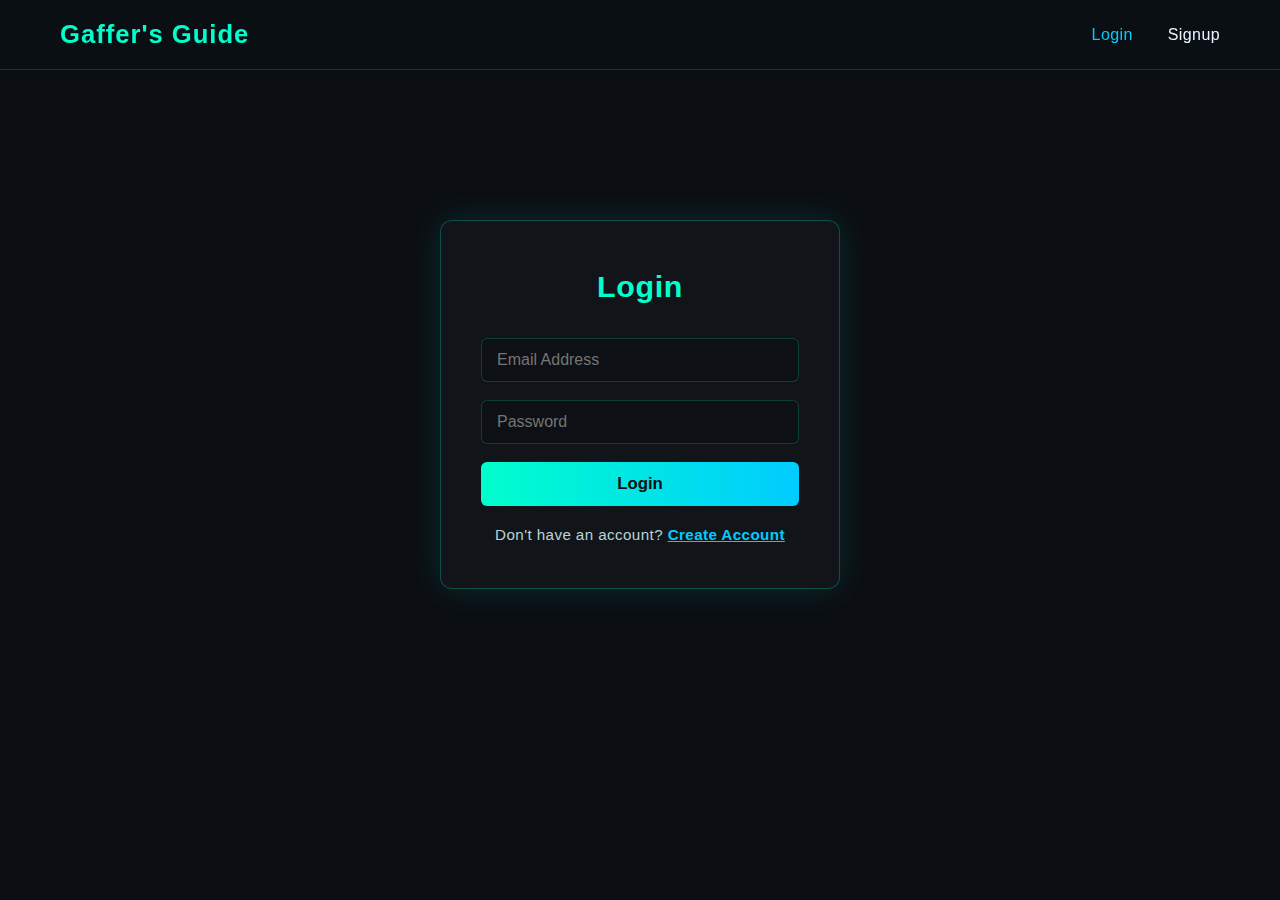
<file: frontend/index.html>
<!DOCTYPE html>
<html lang="en">
  <head>
    <meta charset="UTF-8" />
    <meta name="viewport" content="width=device-width, initial-scale=1.0" />
    <title>Gaffer's Guide</title>

    <link rel="stylesheet" href="css/style.css" />
  </head>
  <body>
    <header class="navbar">
      <div class="logo">Gaffer's Guide</div>
      <nav>
        <ul>
          <li><a href="index.html" class="active">Home</a></li>
          <li><a href="about.html">About</a></li>
          <li><a href="services.html">Services</a></li>
          <li><a href="matches.html">Matches</a></li>
          <li><a href="contact.html">Contact</a></li>
          <button class="logout-btn" onclick="logout()">Logout</button>
        </ul>
      </nav>
    </header>

    <section class="hero">
      <!-- <video autoplay muted loop>
        <source src="assets/football.mp4" type="video/mp4" />
      </video> -->
      <div class="content">
        <h1>AI-Powered Football Tactical Analysis Platform</h1>
        <p>
          Decode team structures, pitch control, and player performance using
          AI.
        </p>
        <a href="matches.html" class="btn-primary">Browse Match Library</a>
      </div>
    </section>

    <section class="features">
      <h2 class="section-title">Key Tactical Insights</h2>
      <p class="section-subtitle">
        Our AI engine analyzes match data in real time
      </p>

      <div class="feature-card">
        <h3>Dynamic Tactical <br>Shape</h3>
        <p>Track formations and compactness minute-by-minute.</p>
      </div>
      <div class="feature-card">
        <h3>Pitch Control <br>Mapping</h3>
        <p>Visualize territorial dominance of teams.</p>
      </div>
      <div class="feature-card">
        <h3>Player Performance Analytics</h3>
        <p>Measure sprint intensity and work rate of players.</p>
      </div>
    </section>

    <section class="explore">
      <h2>Explore Match Library</h2>
      <p>Access professional match tracking data for tactical review.</p>
      <br>
      <a href="matches.html" class="btn-primary">Explore Matches</a>
    </section>

    <footer>
      <p>© 2025 Gaffer's Guide</p>
    </footer>
    <script>
      const token =
        localStorage.getItem("authToken") || localStorage.getItem("token");
      if (!token) {
        window.location.href = "login.html";
      }
    </script>
    <script src="js/auth.js"></script>
    <script src="js/script.js"></script>
  </body>
</html>
</file>
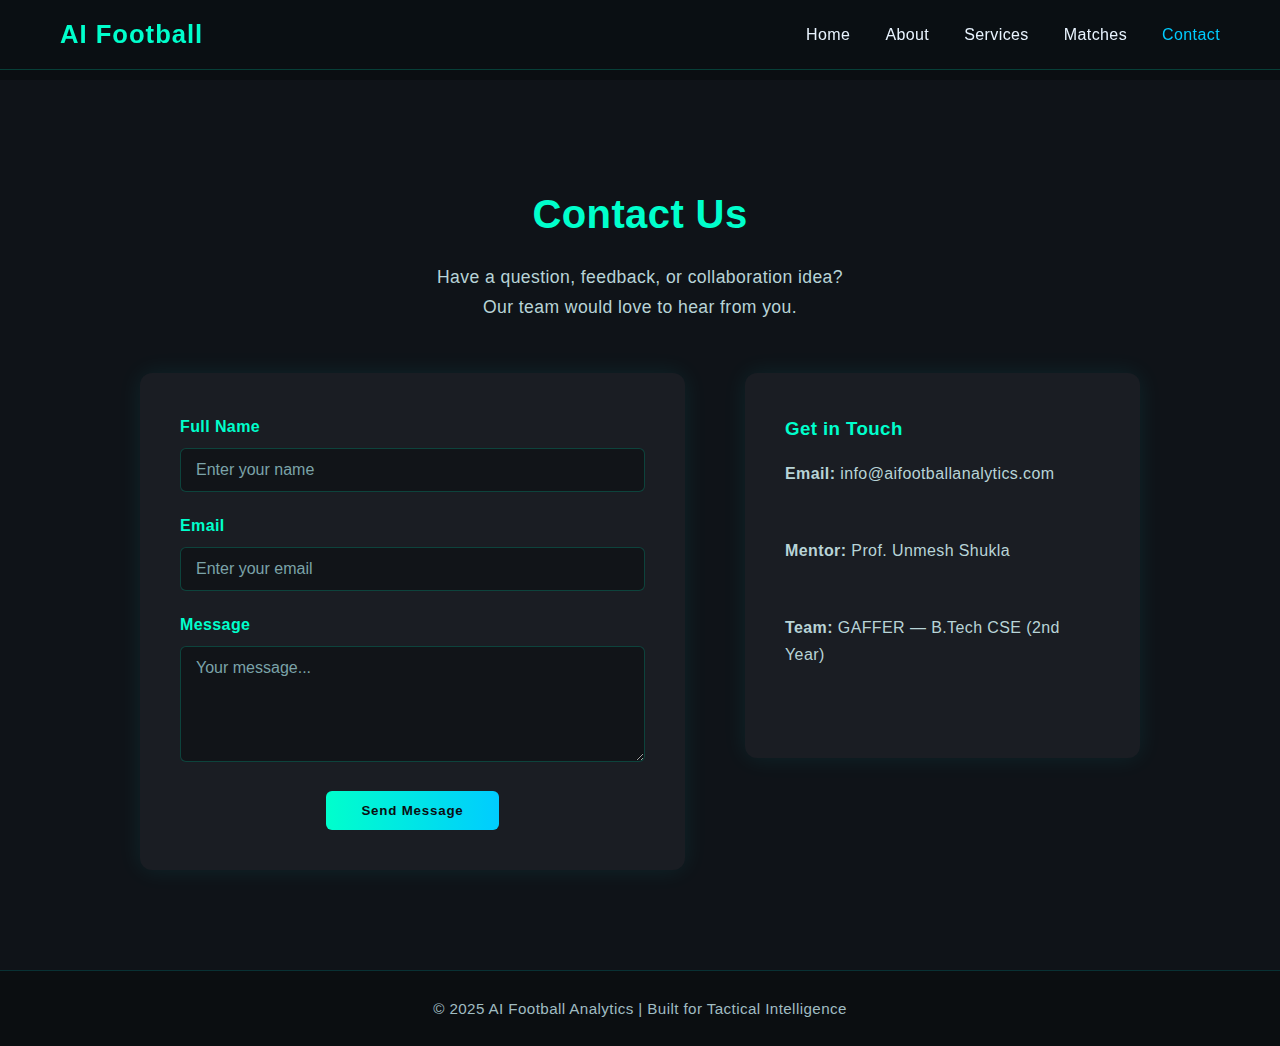
<file: frontend/contact.html>
<!DOCTYPE html>
<html lang="en">
<head>
  <meta charset="UTF-8" />
  <meta name="viewport" content="width=device-width, initial-scale=1.0" />
  <title>Contact | AI Football Analytics</title>
  <link rel="stylesheet" href="css/style.css" />
</head>

<body>
  <!-- Navbar -->
  <header class="navbar">
    <div class="logo">AI Football</div>
    <nav>
      <ul>
        <li><a href="index.html">Home</a></li>
        <li><a href="about.html">About</a></li>
        <li><a href="services.html">Services</a></li>
        <li><a href="matches.html">Matches</a></li>
        <li><a href="contact.html" class="active">Contact</a></li>
      </ul>
    </nav>
  </header>

  <!-- Contact Section -->
  <section class="contact-section">
    <h1>Contact Us</h1>
    <p>
      Have a question, feedback, or collaboration idea?<br>
      Our team would love to hear from you.
    </p>

    <div class="contact-container">
      <!-- Contact Form -->
      <form class="contact-form">
        <div class="form-group">
          <label for="name">Full Name</label>
          <input type="text" id="name" placeholder="Enter your name" required />
        </div>

        <div class="form-group">
          <label for="email">Email</label>
          <input type="email" id="email" placeholder="Enter your email" required />
        </div>

        <div class="form-group">
          <label for="message">Message</label>
          <textarea id="message" rows="5" placeholder="Your message..." required></textarea>
        </div>

        <button type="submit" class="btn-primary">Send Message</button>
      </form>

      <!-- Contact Info Box -->
      <div class="contact-info">
        <h3>Get in Touch</h3>
        <p><strong>Email:</strong> info@aifootballanalytics.com</p>
        <p><strong>Mentor:</strong> Prof. Unmesh Shukla</p>
        <p><strong>Team:</strong> GAFFER — B.Tech CSE (2nd Year)</p>
      </div>
    </div>
  </section>

  <!-- Footer -->
  <footer>
    <p>© 2025 AI Football Analytics | Built for Tactical Intelligence</p>
  </footer>

  <script src="js/script.js"></script>
</body>
</html>
</file>
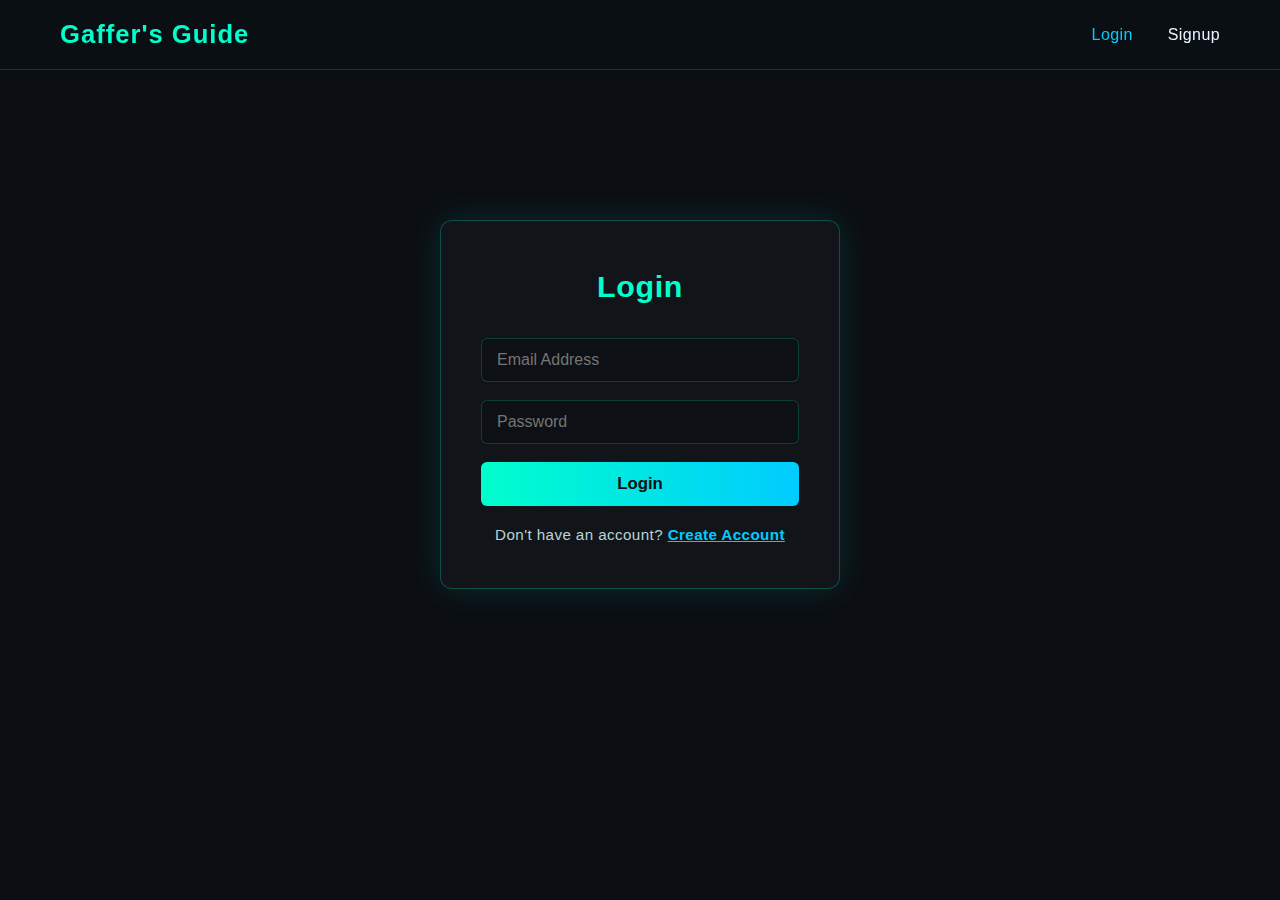
<file: frontend/dashboard.html>
<!DOCTYPE html>
<html>
<head>
  <title>Dashboard</title>
</head>
<body>

  <h2 id="welcome"></h2>
<button onclick="logout()">Logout</button>


<script src="js/auth.js"></script>
<script>
    const token = localStorage.getItem("token");

    if (!token) {
        alert("You must login first");
        window.location.href = "login.html";
    }
</script>
<script>
async function loadUser() {
    const token = localStorage.getItem("token");

    const res = await fetch("http://localhost:5500/api/auth/me", {
        headers: {
            Authorization: "Bearer " + token
        }
    });

    const data = await res.json();
    console.log("User Data:", data);
}

loadUser();
</script>
<button onclick="logout()">Logout</button>

<script>
function logout() {
    localStorage.removeItem("token");
    window.location.href = "login.html";
}
</script>




</body>
</html>
</file>
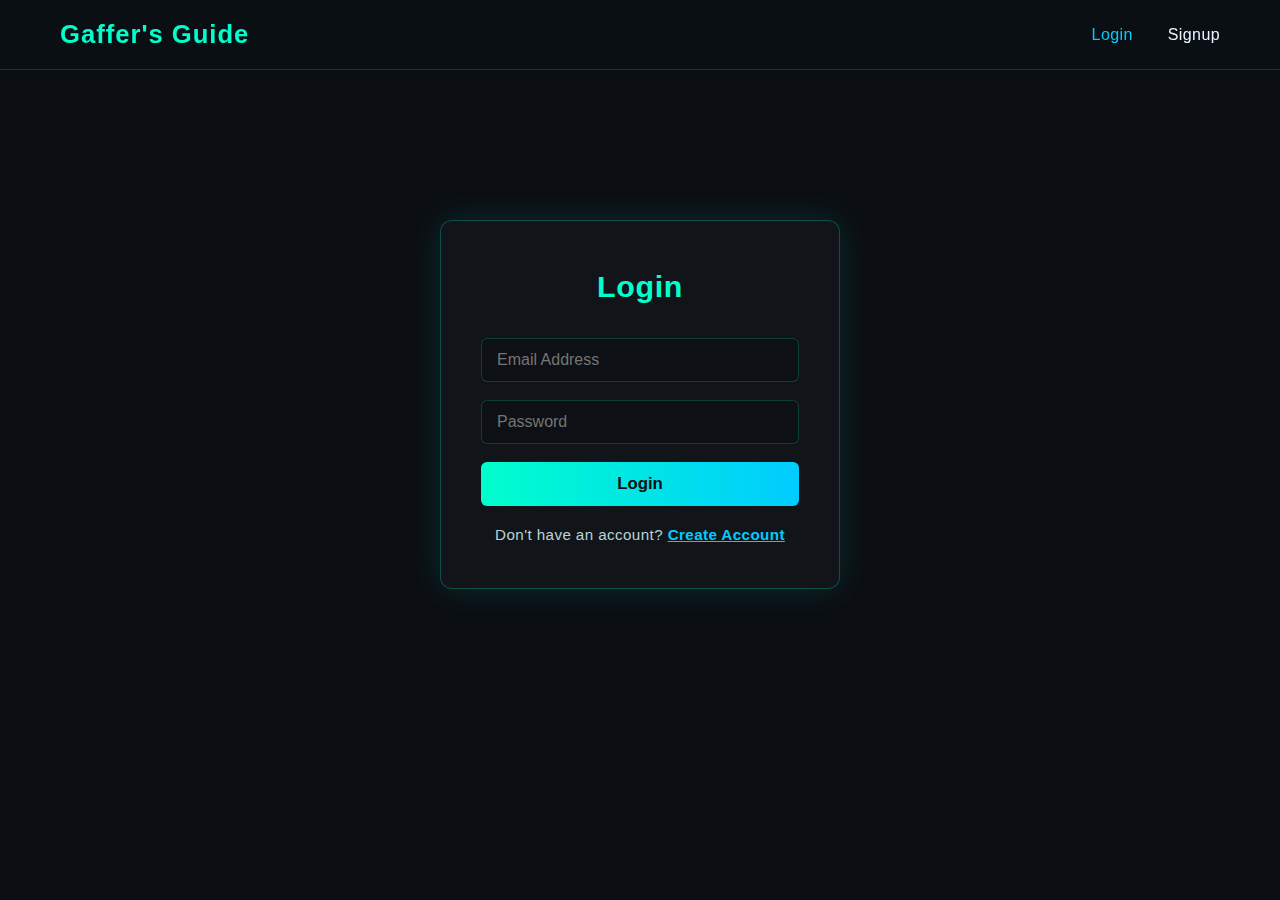
<file: frontend/login.html>
<!DOCTYPE html>
<html lang="en">
  <head>
    <meta charset="UTF-8" />
    <meta name="viewport" content="width=device-width, initial-scale=1.0" />
    <title>Login | Gaffer's Guide</title>

    <link rel="stylesheet" href="css/style.css" />
  </head>
  <body>
    <header class="navbar">
      <div class="logo">Gaffer's Guide</div>
      <nav>
        <ul>
          <li><a href="login.html" class="active">Login</a></li>
          <li><a href="signup.html">Signup</a></li>
        </ul>
      </nav>
    </header>

    <div class="auth-container">
      <h1>Login</h1>

      <form id="loginForm">
        <input type="email" id="email" placeholder="Email Address" required />
        <input type="password" id="password" placeholder="Password" required />
        <button type="submit">Login</button>
      </form>

      <p class="auth-link">
        Don't have an account? <a href="signup.html">Create Account</a>
      </p>
    </div>

    <script src="js/auth.js"></script>
  </body>
</html>
</file>
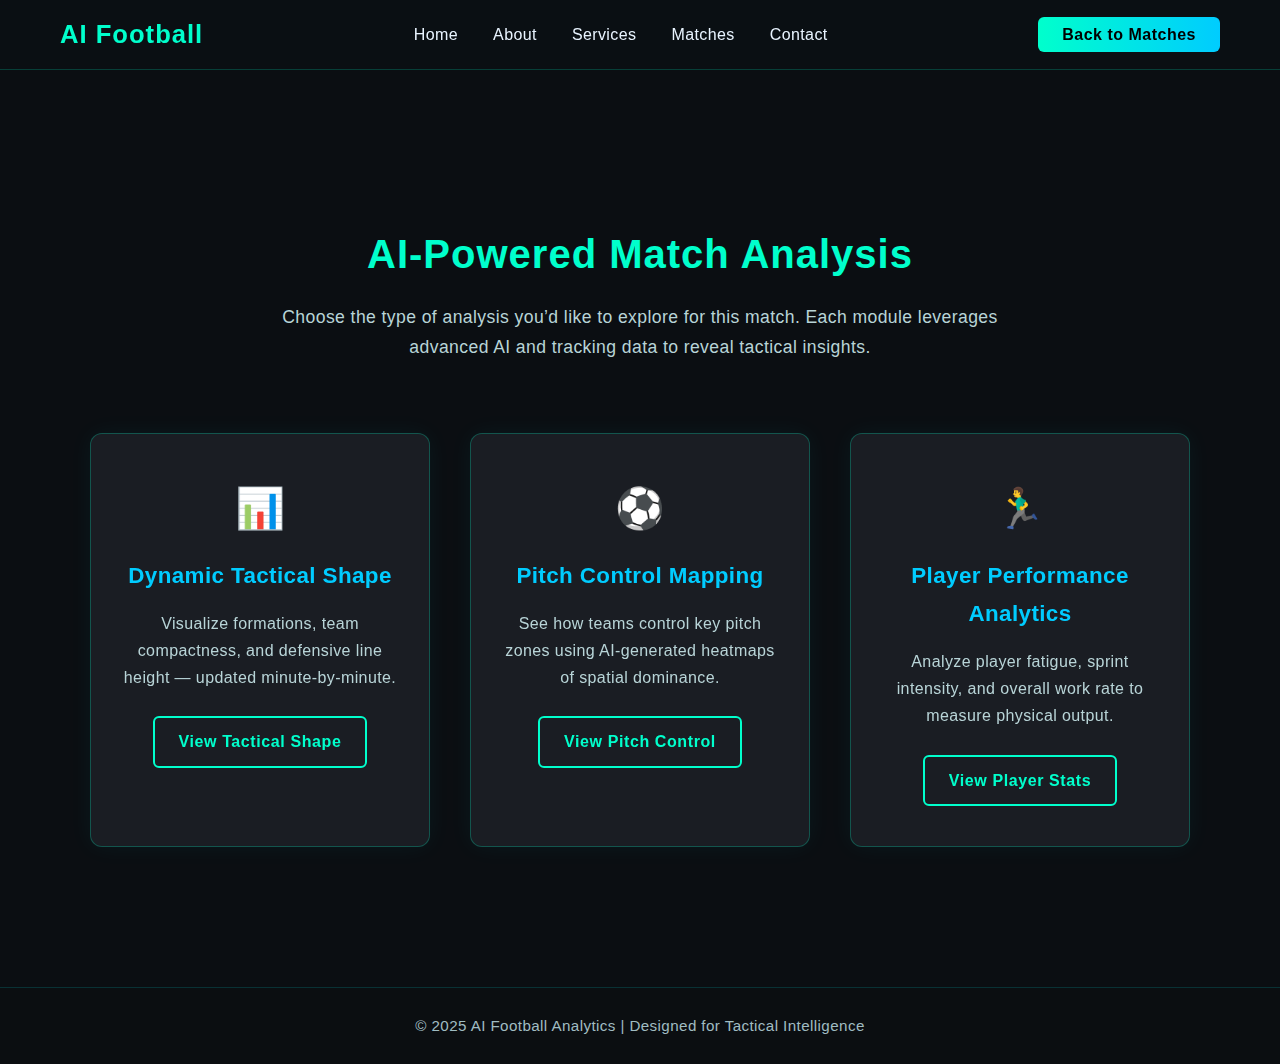
<file: frontend/match-analysis.html>
<!DOCTYPE html>
<html lang="en">
<head>
  <meta charset="UTF-8" />
  <meta name="viewport" content="width=device-width, initial-scale=1.0" />
  <title>Match Analysis | AI Football Analytics</title>

  <link rel="stylesheet" href="css/style.css" />
  <link rel="stylesheet" href="https://unpkg.com/aos@2.3.1/dist/aos.css" />
</head>

<body>
  <!-- ===============================
       NAVBAR
       =============================== -->
  <header class="navbar">
    <div class="logo">AI Football</div>
    <nav>
      <ul>
        <li><a href="index.html">Home</a></li>
        <li><a href="about.html">About</a></li>
        <li><a href="services.html">Services</a></li>
        <li><a href="matches.html">Matches</a></li>
        <li><a href="contact.html">Contact</a></li>
      </ul>
    </nav>
    <a href="matches.html" class="cta-btn">Back to Matches</a>
  </header>

  <!-- ===============================
       MATCH ANALYSIS SECTION
       =============================== -->
  <section class="analysis-section">
    <h1 class="section-title">AI-Powered Match Analysis</h1>
    <p class="section-subtitle">
      Choose the type of analysis you’d like to explore for this match.
      Each module leverages advanced AI and tracking data to reveal tactical insights.
    </p>

    <div class="analysis-container">
      <!-- Dynamic Tactical Shape -->
      <div class="analysis-card" data-aos="fade-up">
        <div class="analysis-icon">📊</div>
        <h2>Dynamic Tactical Shape</h2>
        <p>
          Visualize formations, team compactness, and defensive line height — updated minute-by-minute.
        </p>
        <a href="#" class="btn-outline">View Tactical Shape</a>
      </div>

      <!-- Pitch Control -->
      <div class="analysis-card" data-aos="fade-up">
        <div class="analysis-icon">⚽</div>
        <h2>Pitch Control Mapping</h2>
        <p>
          See how teams control key pitch zones using AI-generated heatmaps of spatial dominance.
        </p>
        <a href="#" class="btn-outline">View Pitch Control</a>
      </div>

      <!-- Player Performance -->
      <div class="analysis-card" data-aos="fade-up">
        <div class="analysis-icon">🏃‍♂️</div>
        <h2>Player Performance Analytics</h2>
        <p>
          Analyze player fatigue, sprint intensity, and overall work rate to measure physical output.
        </p>
        <a href="#" class="btn-outline">View Player Stats</a>
      </div>
    </div>
  </section>

  <!-- ===============================
       FOOTER
       =============================== -->
  <footer>
    <p>© 2025 AI Football Analytics | Designed for Tactical Intelligence</p>
  </footer>

  <!-- AOS Animation -->
  <script src="https://unpkg.com/aos@2.3.1/dist/aos.js"></script>
  <script>
    AOS.init({
      duration: 1000,
      once: true
    });
  </script>
</body>
</html>
</file>
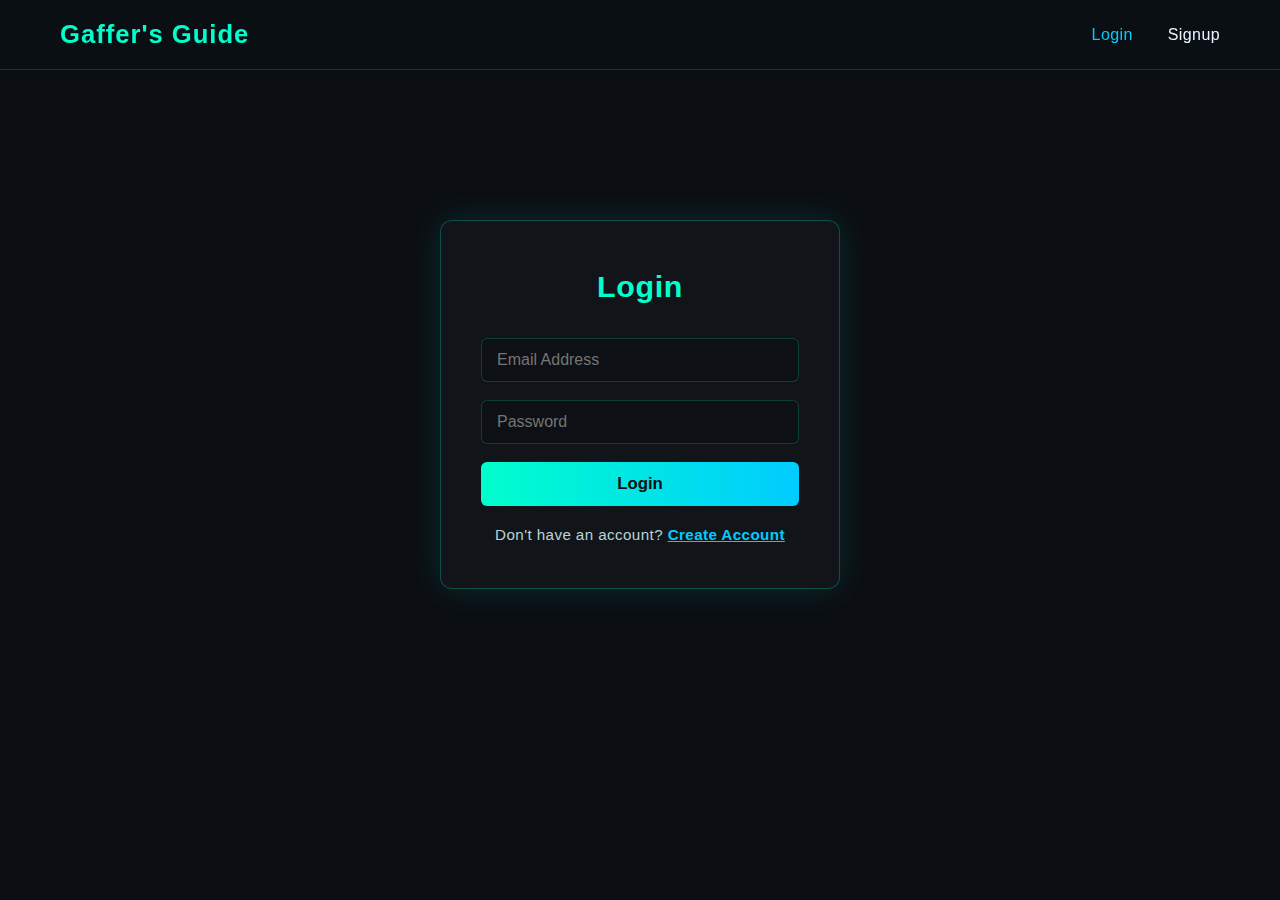
<file: frontend/matches.html>
<!DOCTYPE html>
<html lang="en">
  <head>
    <meta charset="UTF-8" />
    <meta name="viewport" content="width=device-width, initial-scale=1.0" />
    <title>Match Library | Gaffer's Guide</title>

    <link rel="stylesheet" href="css/style.css" />
    <link rel="stylesheet" href="https://unpkg.com/aos@2.3.1/dist/aos.css" />
  </head>

  <body>
    <!-- Navbar -->
    <header class="navbar">
      <div class="logo">Gaffer's Guide</div>
      <nav>
        <ul>
          <li><a href="index.html">Home</a></li>
          <li><a href="about.html">About</a></li>
          <li><a href="services.html">Services</a></li>
          <li><a href="matches.html" class="active">Matches</a></li>
          <li><a href="contact.html">Contact</a></li>
          <button class="logout-btn" onclick="logout()">Logout</button>
        </ul>
      </nav>
    </header>

    <!-- Match Library Section -->
    <section class="matches-section">
      <h1 class="section-title">Match Library</h1>
      <p class="section-subtitle">
        Explore professional match data and start your AI-based tactical
        analysis.
      </p>
      <div class="match-grid">
        <div class="match-card" data-aos="fade-up">
          <h2>Manchester City vs Liverpool</h2>
          <p>Date: October 15, 2023</p>
          <p>Venue: Etihad Stadium</p>
          <p>Final Score: 2 - 1</p>
          <br>
          <a href="match-analysis.html" class="btn-primary">Analyze Match</a>
        </div>

        <div class="match-card" data-aos="fade-up">
          <h2>Barcelona vs Real Madrid</h2>
          <p>Date: November 2, 2023</p>
          <p>Venue: Camp Nou</p>
          <p>Final: 1 - 1</p>
          <br>
          <a href="match-analysis.html" class="btn-primary">Analyze Match</a>
        </div>

        <div class="match-card" data-aos="fade-up">
          <h2>Arsenal vs <br>
            Chelsea</h2>
          <p>Date: December 9, 2023</p>
          <p>Venue: Emirates Stadium</p>
          <p>Final Score: 3 - 2</p>
          <br>
          <a href="match-analysis.html" class="btn-primary">Analyze Match</a>
        </div>
        <div class="match-card" data-aos="fade-up">
          <h2>Barcelona vs Real Madrid</h2>
          <p>Date: November 2, 2023</p>
          <p>Venue: Camp Nou</p>
          <p>Final: 1 - 1</p>
          <br>
          <a href="match-analysis.html" class="btn-primary">Analyze Match</a>
        </div><div class="match-card" data-aos="fade-up">
          <h2>Barcelona vs Real Madrid</h2>
          <p>Date: November 2, 2023</p>
          <p>Venue: Camp Nou</p>
          <p>Final: 1 - 1</p>
          <br>
          <a href="match-analysis.html" class="btn-primary">Analyze Match</a>
        </div><div class="match-card" data-aos="fade-up">
          <h2>Barcelona vs Real Madrid</h2>
          <p>Date: November 2, 2023</p>
          <p>Venue: Camp Nou</p>
          <p>Final: 1 - 1</p>
          <br>
          <a href="match-analysis.html" class="btn-primary">Analyze Match</a>
        </div><div class="match-card" data-aos="fade-up">
          <h2>Barcelona vs Real Madrid</h2>
          <p>Date: November 2, 2023</p>
          <p>Venue: Camp Nou</p>
          <p>Final: 1 - 1</p>
          <br>
          <a href="match-analysis.html" class="btn-primary">Analyze Match</a>
        </div><div class="match-card" data-aos="fade-up">
          <h2>Barcelona vs Real Madrid</h2>
          <p>Date: November 2, 2023</p>
          <p>Venue: Camp Nou</p>
          <p>Final: 1 - 1</p>
          <br>
          <a href="match-analysis.html" class="btn-primary">Analyze Match</a>
        </div><div class="match-card" data-aos="fade-up">
          <h2>Barcelona vs Real Madrid</h2>
          <p>Date: November 2, 2023</p>
          <p>Venue: Camp Nou</p>
          <p>Final: 1 - 1</p>
          <br>
          <a href="match-analysis.html" class="btn-primary">Analyze Match</a>
        </div>
        <div class="match-card" data-aos="fade-up">
          <h2>Barcelona vs Real Madrid</h2>
          <p>Date: November 2, 2023</p>
          <p>Venue: Camp Nou</p>
          <p>Final: 1 - 1</p>
          <br>
          <a href="match-analysis.html" class="btn-primary">Analyze Match</a>
        </div>
      </div>
    </section>

    <!-- Footer -->
    <footer>
      <p>© 2025 Gaffer's Guide | Built for Tactical Intelligence</p>
    </footer>
    <script>
      const token =
        localStorage.getItem("authToken") || localStorage.getItem("token");
      if (!token) {
        window.location.href = "login.html";
      }
    </script>
    <script src="js/auth.js"></script>
    <script src="js/script.js"></script>

    <script src="https://unpkg.com/aos@2.3.1/dist/aos.js"></script>
    <script>
      AOS.init({ duration: 1000, once: true });
    </script>
  </body>
</html>
</file>
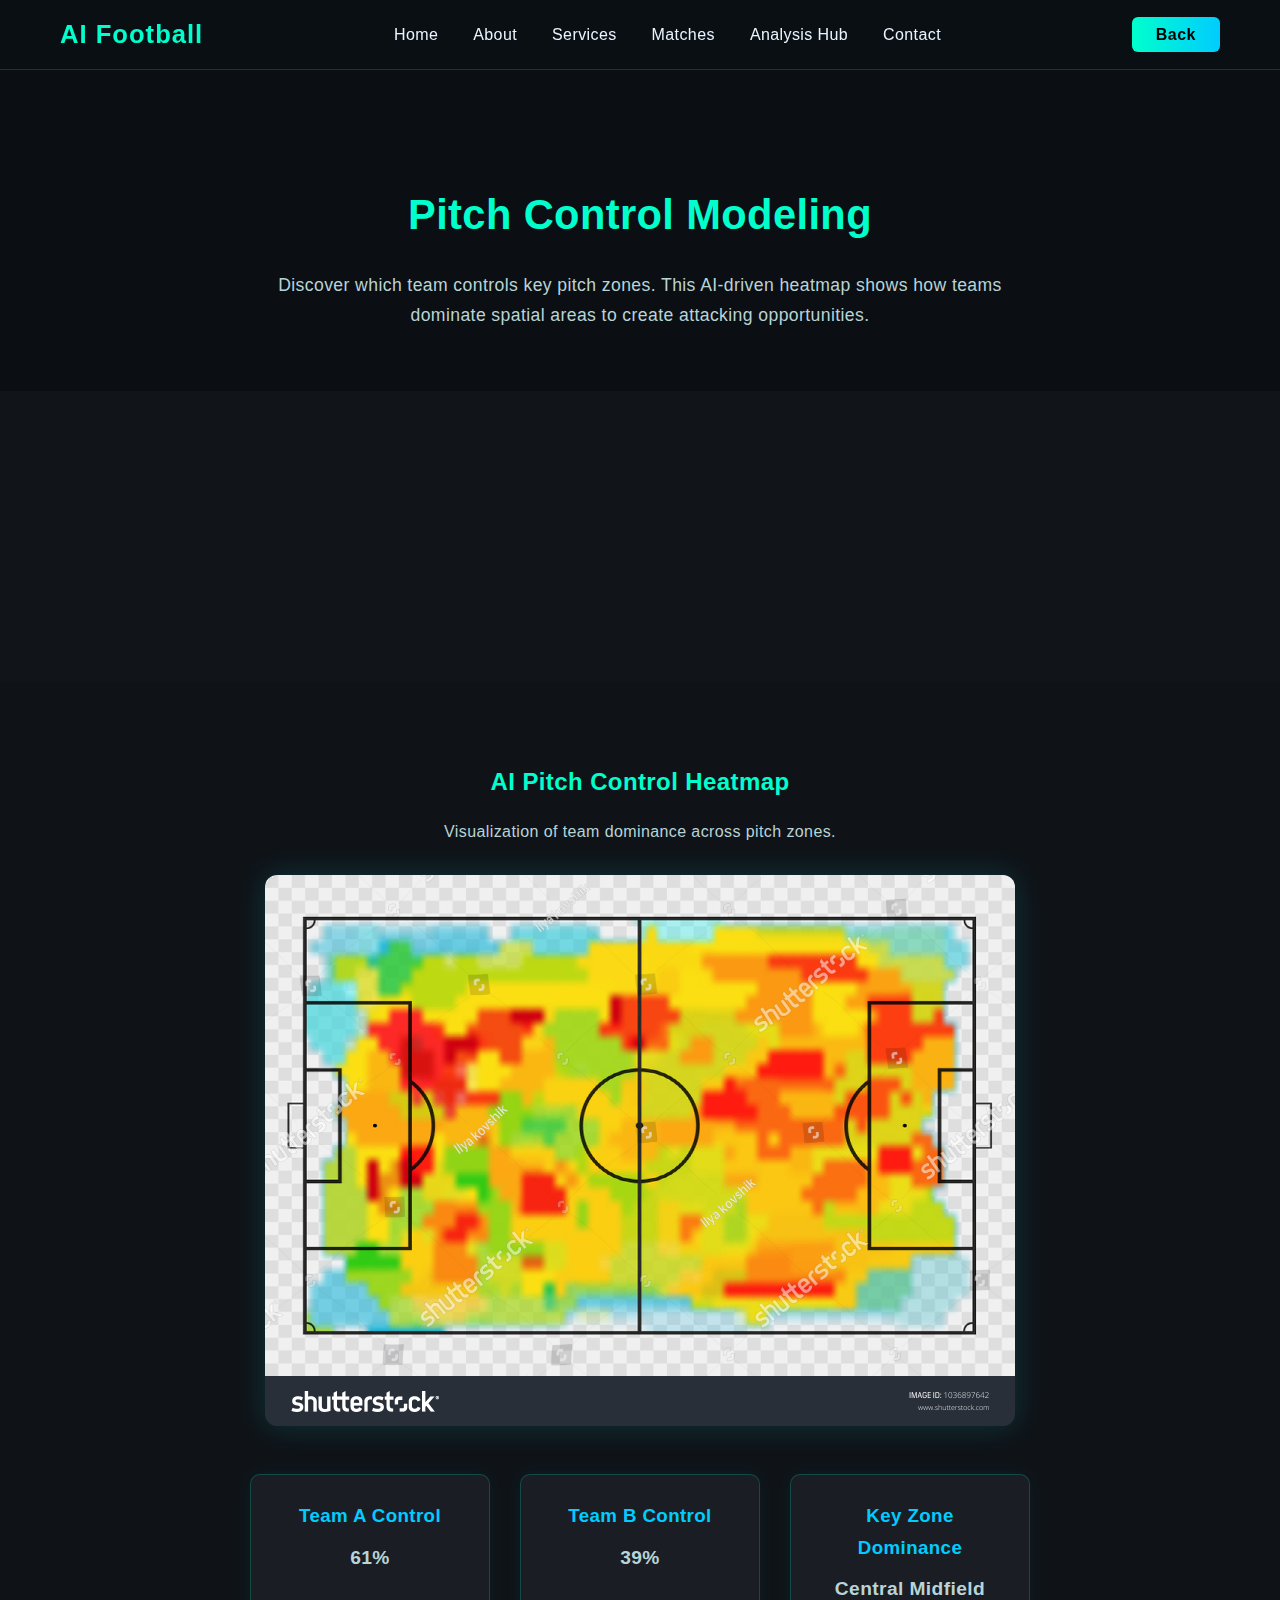
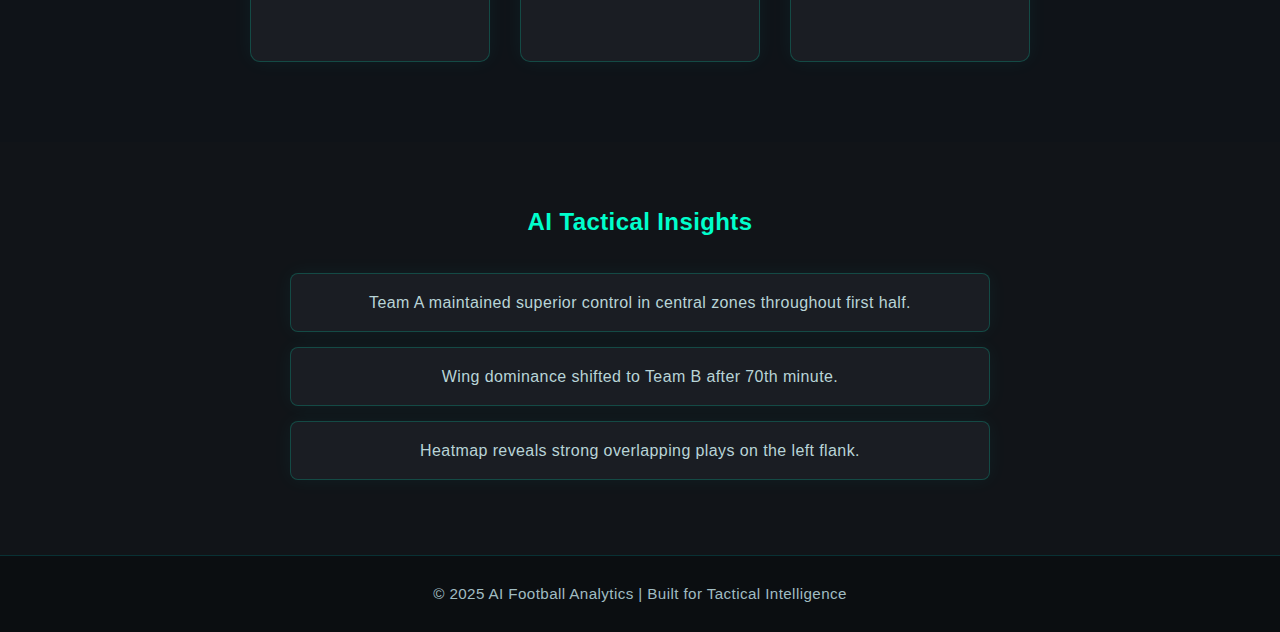
<file: frontend/pitch-control.html>
<!DOCTYPE html>
<html lang="en">
<head>
  <meta charset="UTF-8" />
  <meta name="viewport" content="width=device-width, initial-scale=1.0" />
  <title>Pitch Control Modeling | AI Football Analytics</title>

  <link rel="stylesheet" href="css/style.css" />
  <link rel="stylesheet" href="https://unpkg.com/aos@2.3.1/dist/aos.css" />
</head>

<body>
  <!-- ===============================
       NAVBAR
       =============================== -->
  <header class="navbar">
    <div class="logo">AI Football</div>
    <nav>
      <ul>
        <li><a href="index.html">Home</a></li>
        <li><a href="about.html">About</a></li>
        <li><a href="services.html">Services</a></li>
        <li><a href="matches.html">Matches</a></li>
        <li><a href="match-analysis.html">Analysis Hub</a></li>
        <li><a href="contact.html">Contact</a></li>
      </ul>
    </nav>
    <a href="match-analysis.html" class="cta-btn">Back</a>
  </header>

  <!-- ===============================
       PAGE HEADER
       =============================== -->
  <section class="analysis-header">
    <h1>Pitch Control Modeling</h1>
    <p>
      Discover which team controls key pitch zones. This AI-driven heatmap shows how
      teams dominate spatial areas to create attacking opportunities.
    </p>
  </section>

  <!-- ===============================
       MATCH SUMMARY SECTION
       =============================== -->
  <section class="match-summary">
    <div class="summary-card" data-aos="fade-up">
      <h2>Match Summary</h2>
      <p><strong>Teams:</strong> Manchester City vs Liverpool</p>
      <p><strong>Date:</strong> Oct 15, 2023</p>
      <p><strong>Venue:</strong> Etihad Stadium</p>
      <p><strong>Final Score:</strong> 2 - 1</p>
    </div>
  </section>

  <!-- ===============================
       HEATMAP VISUALIZATION SECTION
       =============================== -->
  <section class="heatmap-section">
    <h2>AI Pitch Control Heatmap</h2>
    <p>Visualization of team dominance across pitch zones.</p>

    <div class="heatmap-container">
      <img src="../assets/heatmap-demo.jpg" alt="Pitch Control Heatmap" />
    </div>

    <div class="metrics-grid">
      <div class="metric-card">
        <h3>Team A Control</h3>
        <p>61%</p>
      </div>
      <div class="metric-card">
        <h3>Team B Control</h3>
        <p>39%</p>
      </div>
      <div class="metric-card">
        <h3>Key Zone Dominance</h3>
        <p>Central Midfield</p>
      </div>
    </div>
  </section>

  <!-- ===============================
       AI INSIGHTS SECTION
       =============================== -->
  <section class="insights-section">
    <h2>AI Tactical Insights</h2>
    <ul>
      <li>Team A maintained superior control in central zones throughout first half.</li>
      <li>Wing dominance shifted to Team B after 70th minute.</li>
      <li>Heatmap reveals strong overlapping plays on the left flank.</li>
    </ul>
  </section>

  <!-- ===============================
       FOOTER
       =============================== -->
  <footer>
    <p>© 2025 AI Football Analytics | Built for Tactical Intelligence</p>
  </footer>

  <!-- AOS Animation -->
  <script src="https://unpkg.com/aos@2.3.1/dist/aos.js"></script>
  <script>
    AOS.init({
      duration: 1000,
      once: true
    });
  </scrip
</file>
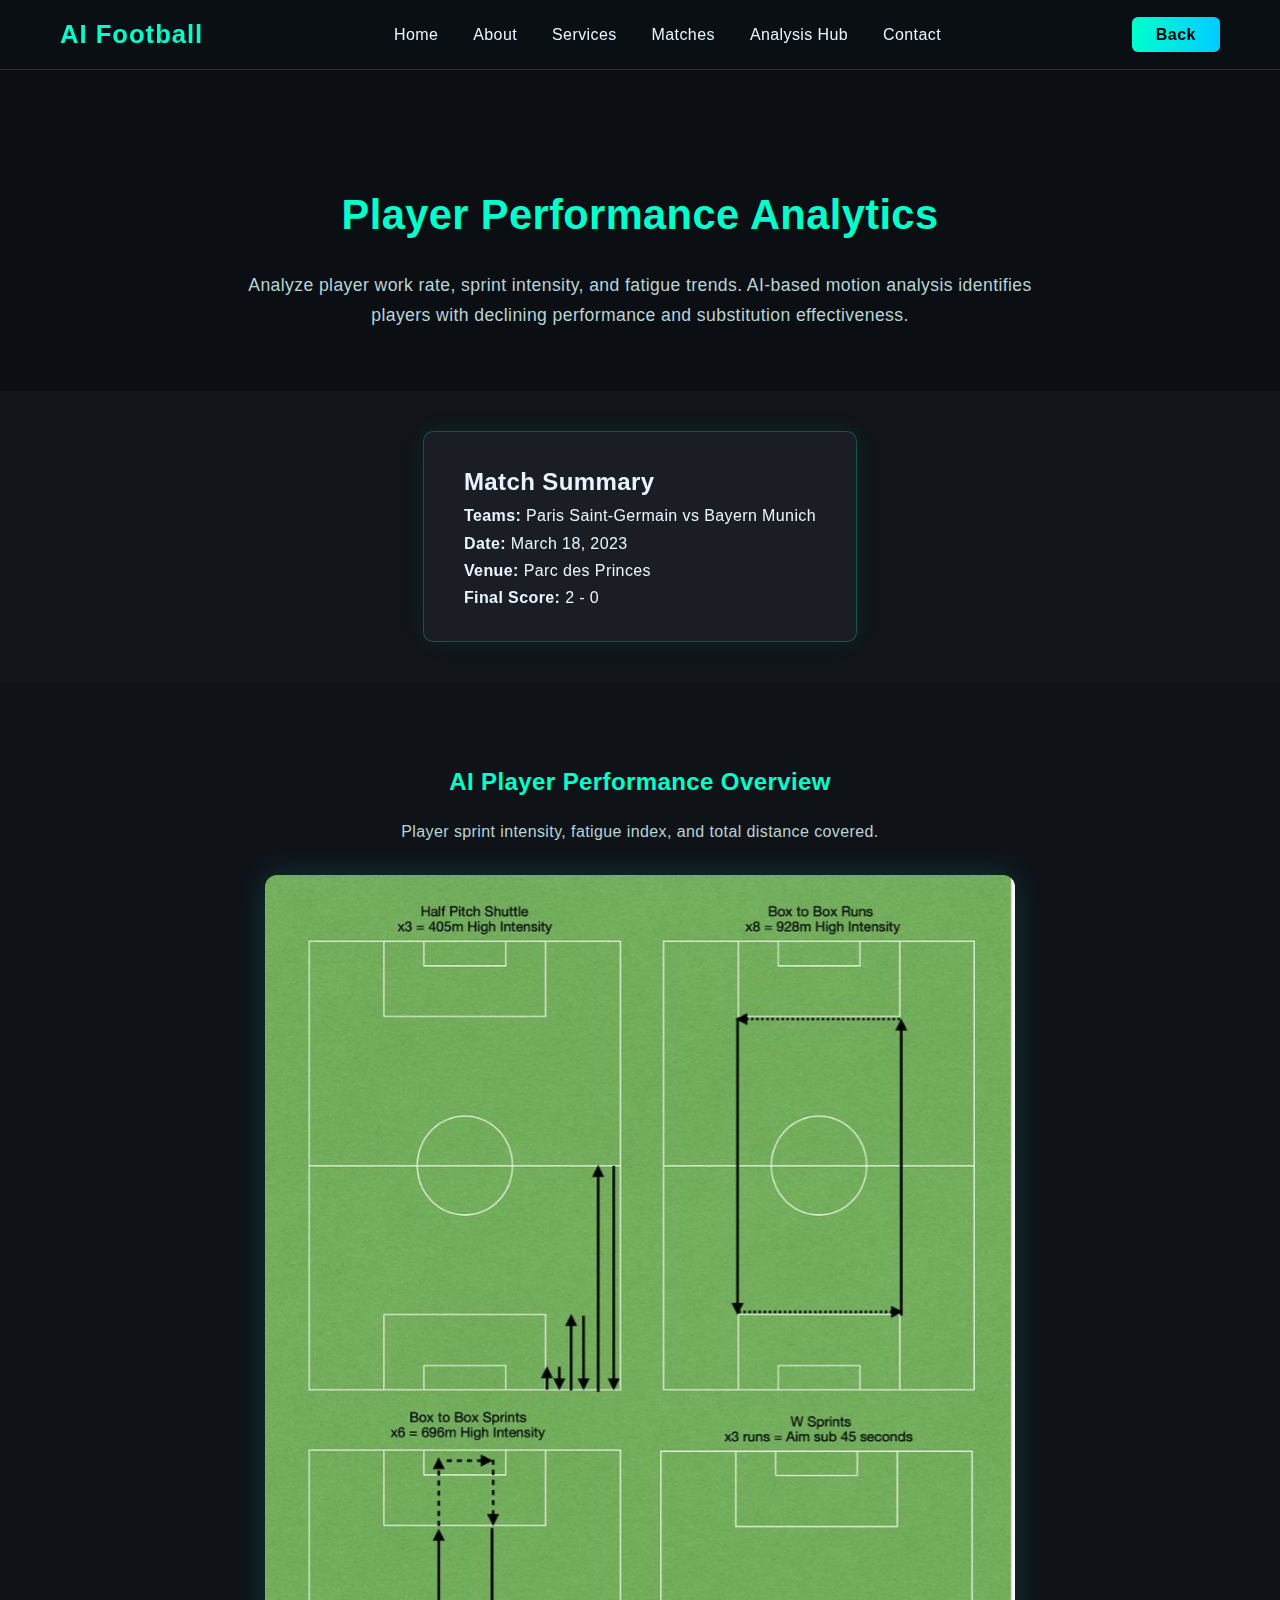
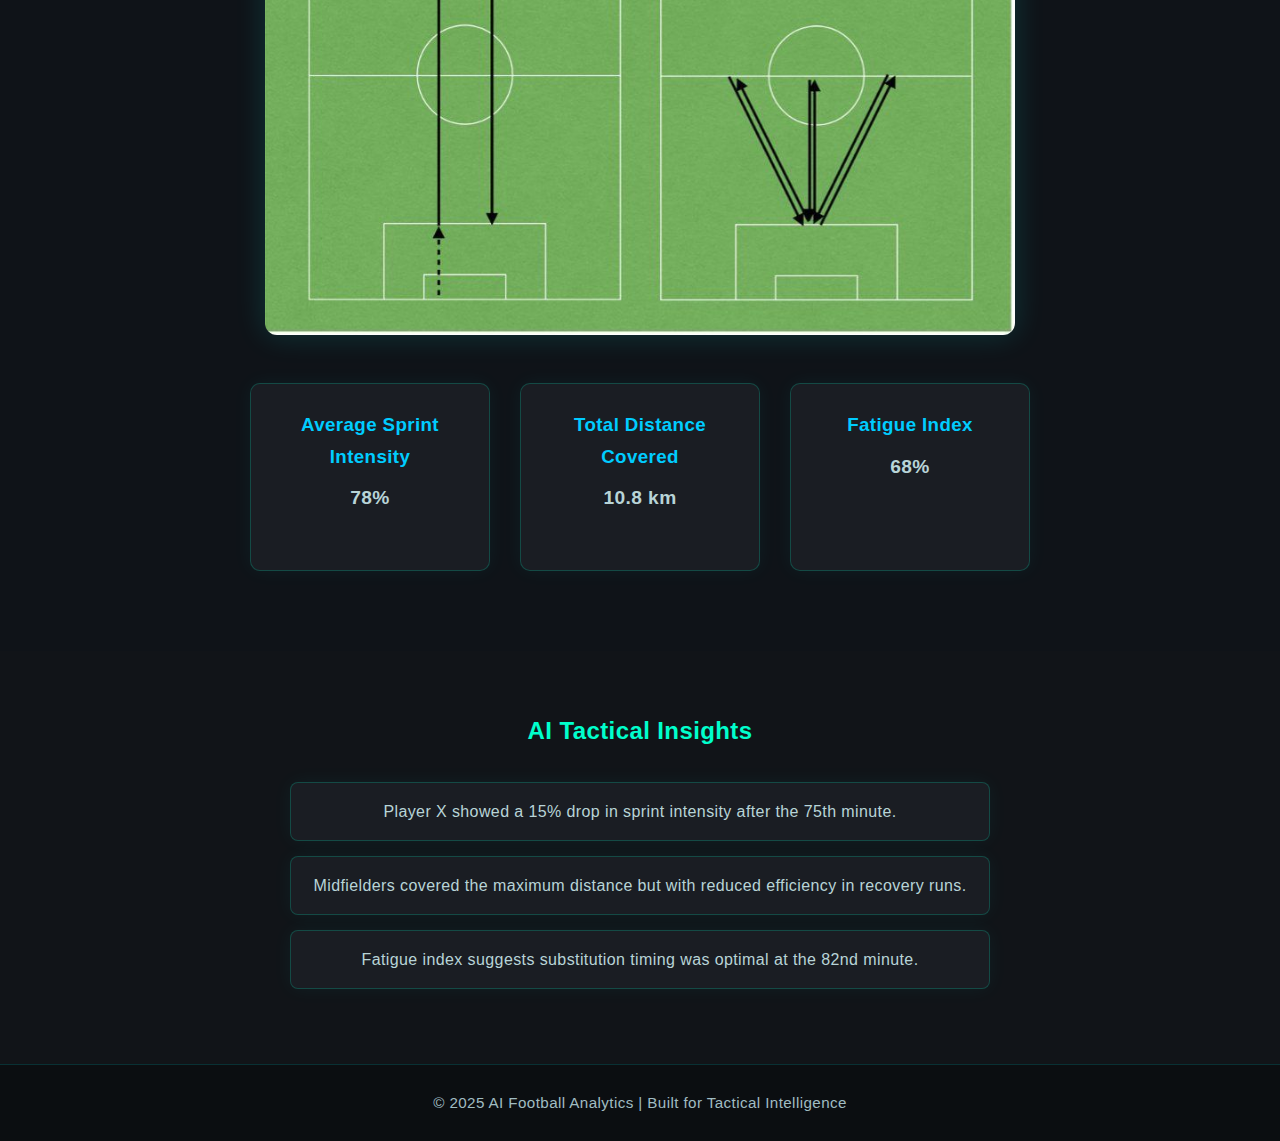
<file: frontend/player-performance.html>
<!DOCTYPE html>
<html lang="en">
<head>
  <meta charset="UTF-8" />
  <meta name="viewport" content="width=device-width, initial-scale=1.0" />
  <title>Player Performance Analytics | AI Football Analytics</title>

  <link rel="stylesheet" href="css/style.css" />
  <link rel="stylesheet" href="https://unpkg.com/aos@2.3.1/dist/aos.css" />
</head>

<body>
  <!-- ===============================
       NAVBAR
       =============================== -->
  <header class="navbar">
    <div class="logo">AI Football</div>
    <nav>
      <ul>
        <li><a href="index.html">Home</a></li>
        <li><a href="about.html">About</a></li>
        <li><a href="services.html">Services</a></li>
        <li><a href="matches.html">Matches</a></li>
        <li><a href="match-analysis.html">Analysis Hub</a></li>
        <li><a href="contact.html">Contact</a></li>
      </ul>
    </nav>
    <a href="match-analysis.html" class="cta-btn">Back</a>
  </header>

  <!-- ===============================
       PAGE HEADER
       =============================== -->
  <section class="analysis-header">
    <h1>Player Performance Analytics</h1>
    <p>
      Analyze player work rate, sprint intensity, and fatigue trends.
      AI-based motion analysis identifies players with declining performance and substitution effectiveness.
    </p>
  </section>

  <!-- ===============================
       MATCH SUMMARY SECTION
       =============================== -->
  <section class="match-summary">
    <div class="summary-card" data-aos="fade-up">
      <h2>Match Summary</h2>
      <p><strong>Teams:</strong> Paris Saint-Germain vs Bayern Munich</p>
      <p><strong>Date:</strong> March 18, 2023</p>
      <p><strong>Venue:</strong> Parc des Princes</p>
      <p><strong>Final Score:</strong> 2 - 0</p>
    </div>
  </section>

  <!-- ===============================
       PERFORMANCE VISUALIZATION SECTION
       =============================== -->
  <section class="performance-section">
    <h2>AI Player Performance Overview</h2>
    <p>Player sprint intensity, fatigue index, and total distance covered.</p>

    <div class="performance-container">
      <img src="../assets/performance-chart.jpg" alt="Player Performance Chart" />
    </div>

    <div class="metrics-grid">
      <div class="metric-card">
        <h3>Average Sprint Intensity</h3>
        <p>78%</p>
      </div>
      <div class="metric-card">
        <h3>Total Distance Covered</h3>
        <p>10.8 km</p>
      </div>
      <div class="metric-card">
        <h3>Fatigue Index</h3>
        <p>68%</p>
      </div>
    </div>
  </section>

  <!-- ===============================
       INSIGHTS SECTION
       =============================== -->
  <section class="insights-section">
    <h2>AI Tactical Insights</h2>
    <ul>
      <li>Player X showed a 15% drop in sprint intensity after the 75th minute.</li>
      <li>Midfielders covered the maximum distance but with reduced efficiency in recovery runs.</li>
      <li>Fatigue index suggests substitution timing was optimal at the 82nd minute.</li>
    </ul>
  </section>

  <!-- ===============================
       FOOTER
       =============================== -->
  <footer>
    <p>© 2025 AI Football Analytics | Built for Tactical Intelligence</p>
  </footer>

  <!-- AOS Animation -->
  <script src="https://unpkg.com/aos@2.3.1/dist/aos.js"></script>
  <script>
    AOS.init({
      duration: 1000,
      once: true
    });
  </script>
</body>
</html>
</file>
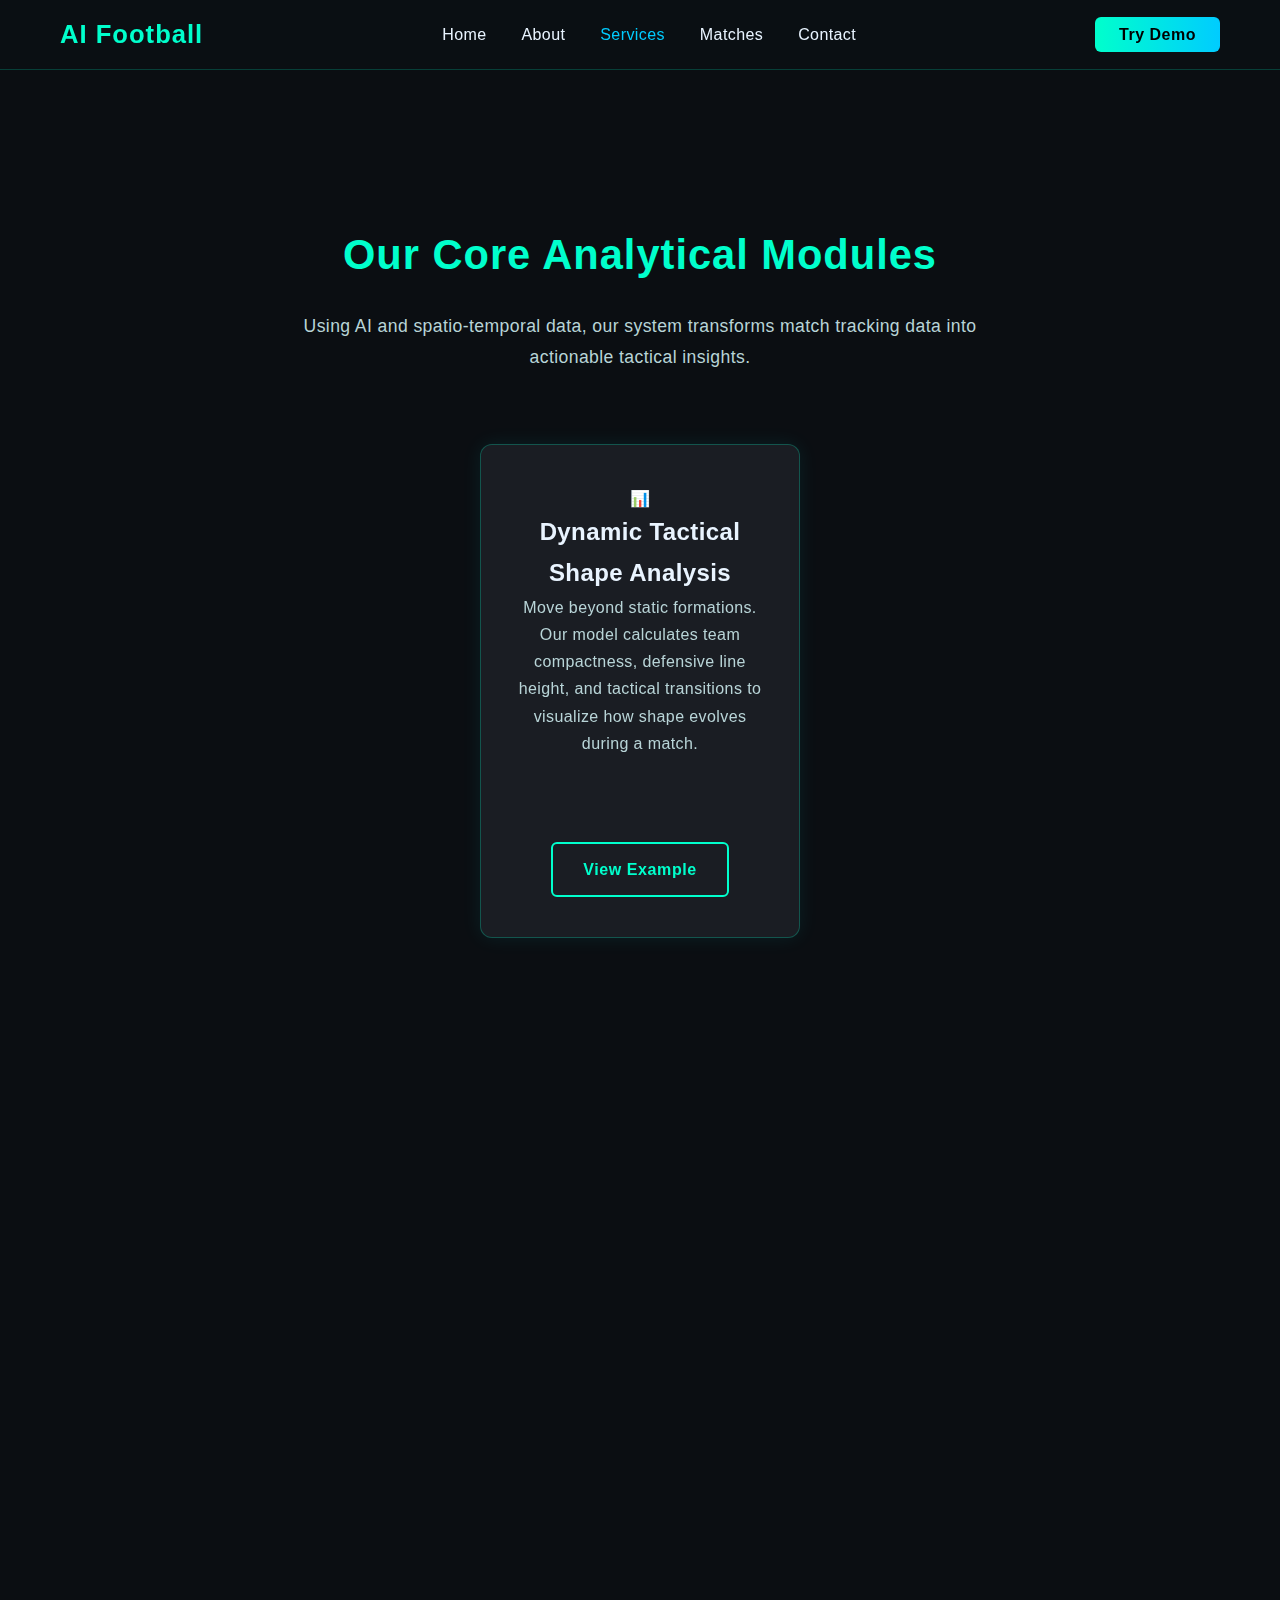
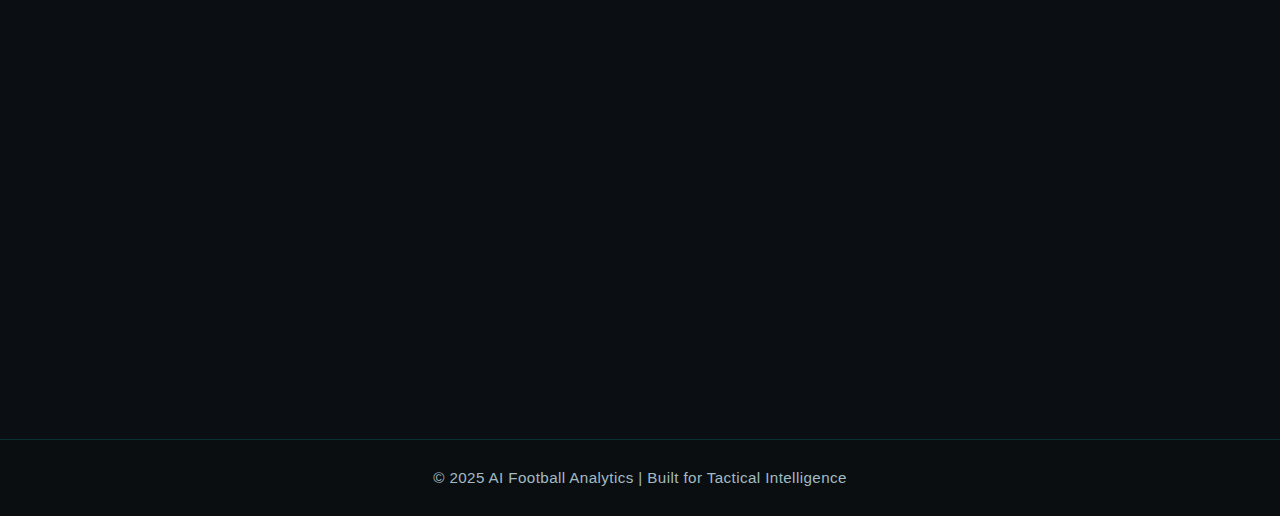
<file: frontend/services.html>
<!DOCTYPE html>
<html lang="en">
<head>
  <meta charset="UTF-8" />
  <meta name="viewport" content="width=device-width, initial-scale=1.0" />
  <title>Services | AI Football Analytics</title>

  <!-- External CSS -->
  <link rel="stylesheet" href="css/style.css" />

  <!-- AOS (Animate On Scroll) for smooth fade animations -->
  <link rel="stylesheet" href="https://unpkg.com/aos@2.3.1/dist/aos.css" />
</head>

<body>
  <!-- ===============================
       NAVBAR
       =============================== -->
  <header class="navbar">
    <div class="logo">AI Football</div>
    <nav>
      <ul>
        <li><a href="index.html">Home</a></li>
        <li><a href="about.html">About</a></li>
        <li><a href="services.html" class="active">Services</a></li>
        <li><a href="matches.html">Matches</a></li>
        <li><a href="contact.html">Contact</a></li>
      </ul>
    </nav>
    <a href="matches.html" class="cta-btn">Try Demo</a>
  </header>

  <!-- ===============================
       SERVICES SECTION
       =============================== -->
  <section class="services-section">
    <h1 class="section-title">Our Core Analytical Modules</h1>
    <p class="section-subtitle">
      Using AI and spatio-temporal data, our system transforms match tracking data into actionable tactical insights.
    </p>

    <div class="service-container">

      <!-- Dynamic Tactical Shape -->
      <div class="service-card" data-aos="fade-up">
        <div class="service-icon">📊</div>
        <h2>Dynamic Tactical Shape Analysis</h2>
        <p>
          Move beyond static formations. Our model calculates team compactness, 
          defensive line height, and tactical transitions to visualize how shape evolves during a match.
        </p>
        <a href="matches.html" class="btn-outline">View Example</a>
      </div>

      <!-- Pitch Control Modeling -->
      <div class="service-card" data-aos="fade-up">
        <div class="service-icon">⚽</div>
        <h2>Pitch Control Modeling</h2>
        <p>
          Identify which team dominates key zones on the field. The AI-powered pitch control maps 
          show territorial dominance and how teams create valuable space over time.
        </p>
        <a href="matches.html" class="btn-outline">View Heatmap</a>
      </div>

      <!-- Player Performance Analytics -->
      <div class="service-card" data-aos="fade-up">
        <div class="service-icon">🏃‍♂️</div>
        <h2>Player Performance Analytics</h2>
        <p>
          Quantify player intensity and fatigue. By analyzing sprints, distance covered, 
          and high-intensity actions, our system provides data-driven performance insights.
        </p>
        <a href="matches.html" class="btn-outline">Explore Metrics</a>
      </div>
    </div>
  </section>

  <!-- ===============================
       FOOTER
       =============================== -->
  <footer>
    <p>© 2025 AI Football Analytics | Built for Tactical Intelligence</p>
  </footer>

  <!-- AOS Animation Script -->
  <script src="https://unpkg.com/aos@2.3.1/dist/aos.js"></script>
  <script>
    AOS.init({
      duration: 1000,
      once: true
    });
  </script>
</body>
</html>
</file>
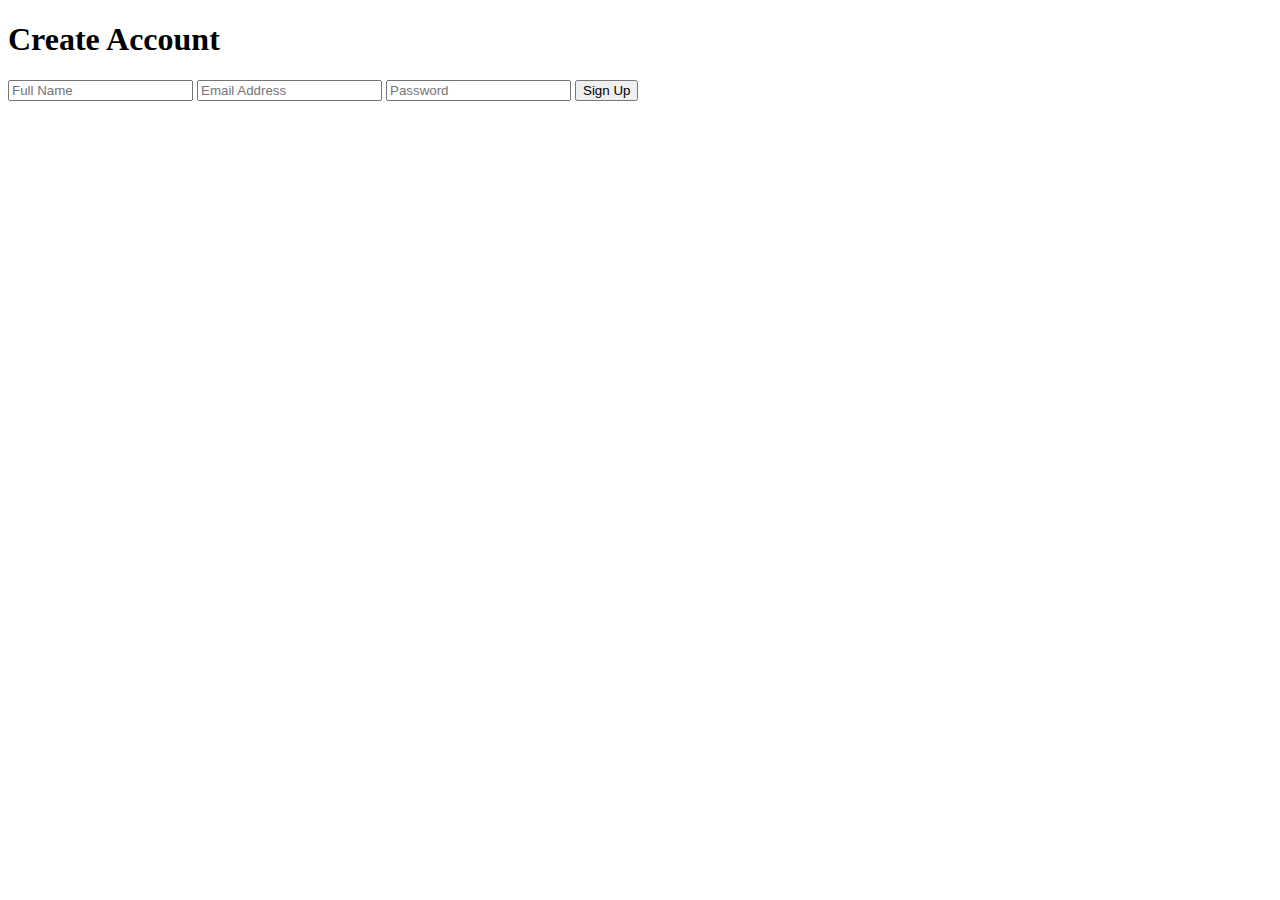
<file: frontend/signup.html>
<!DOCTYPE html>
<html lang="en">
<head>
  <meta charset="UTF-8" />
  <meta name="viewport" content="width=device-width, initial-scale=1.0" />
  <title>Signup</title>
</head>
<body>
  <h1>Create Account</h1>

  <form id="signupForm">
    <input type="text" id="name" placeholder="Full Name" required />
    <input type="email" id="email" placeholder="Email Address" required />
    <input type="password" id="password" placeholder="Password" required />
    <button type="submit">Sign Up</button>
  </form>

  <!-- Connect JS file -->
  <script src="./js/auth.js"></script>
</body>
</html>
</file>
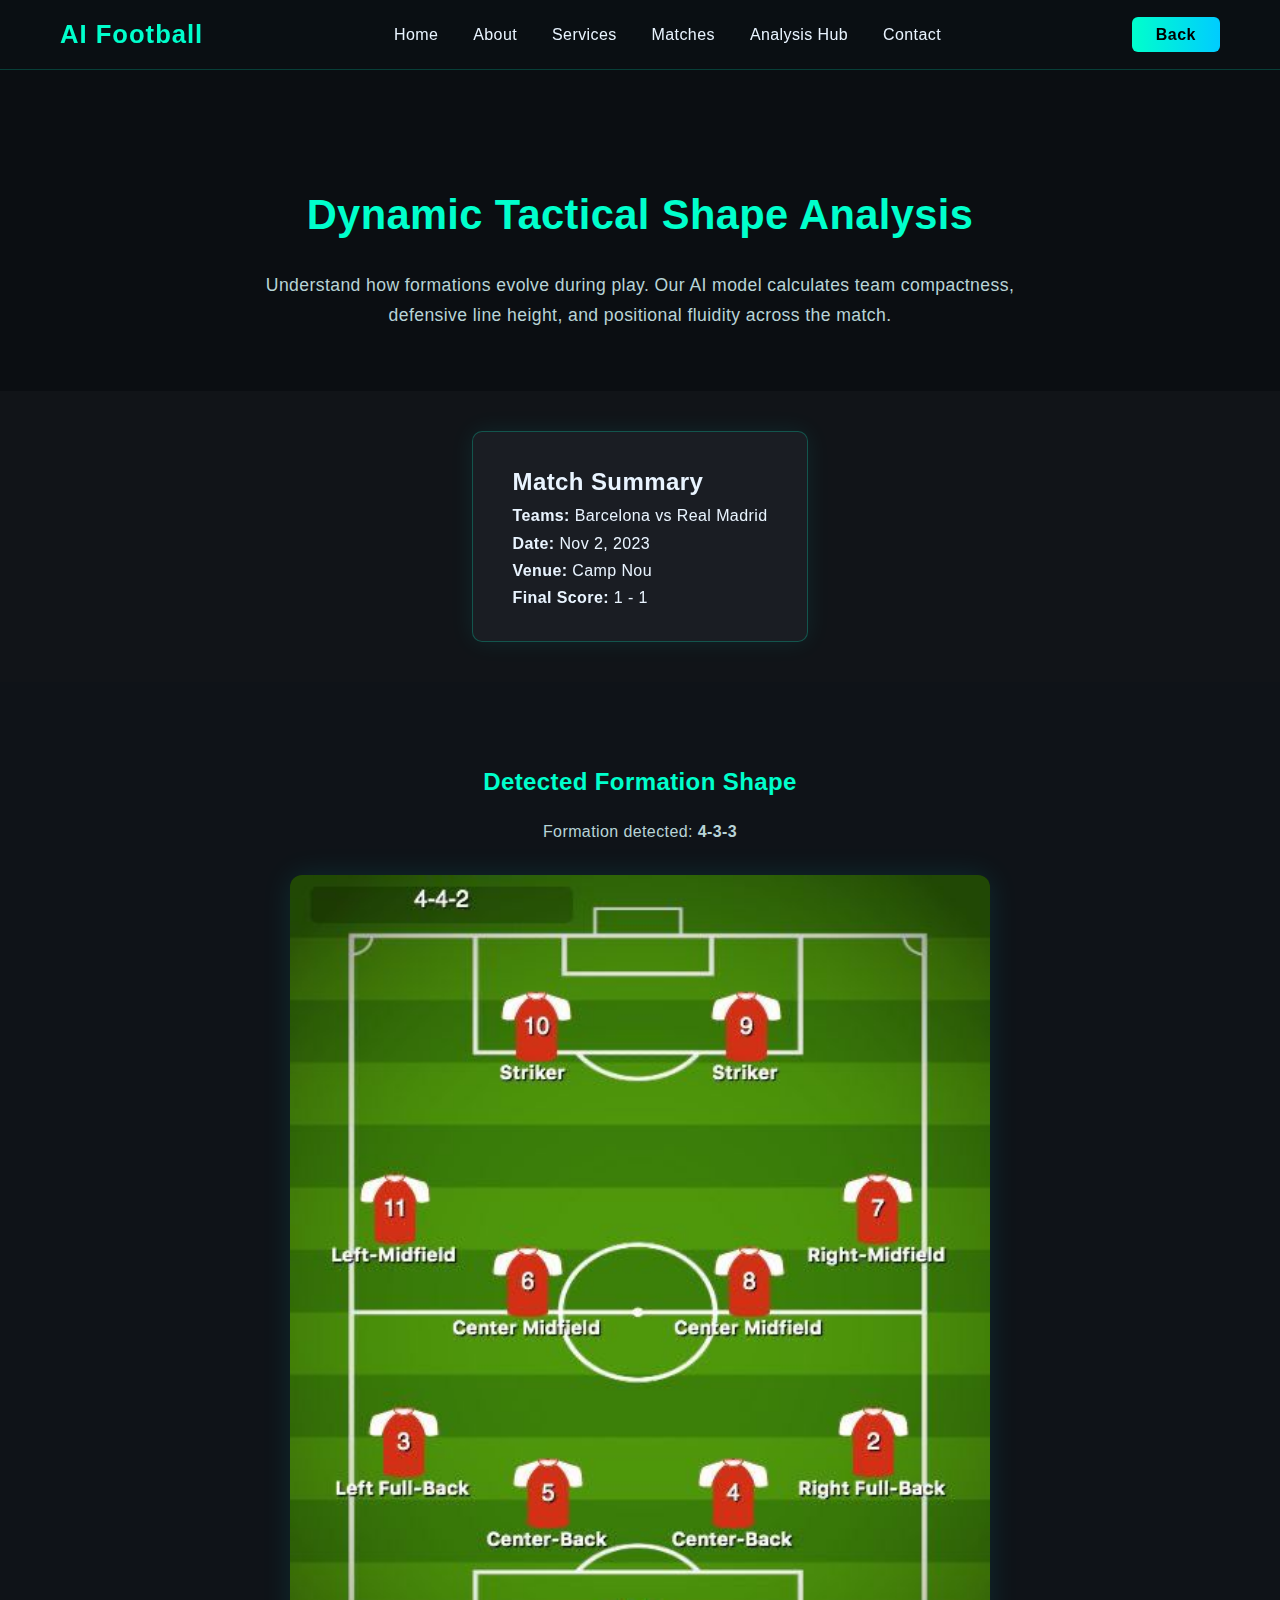
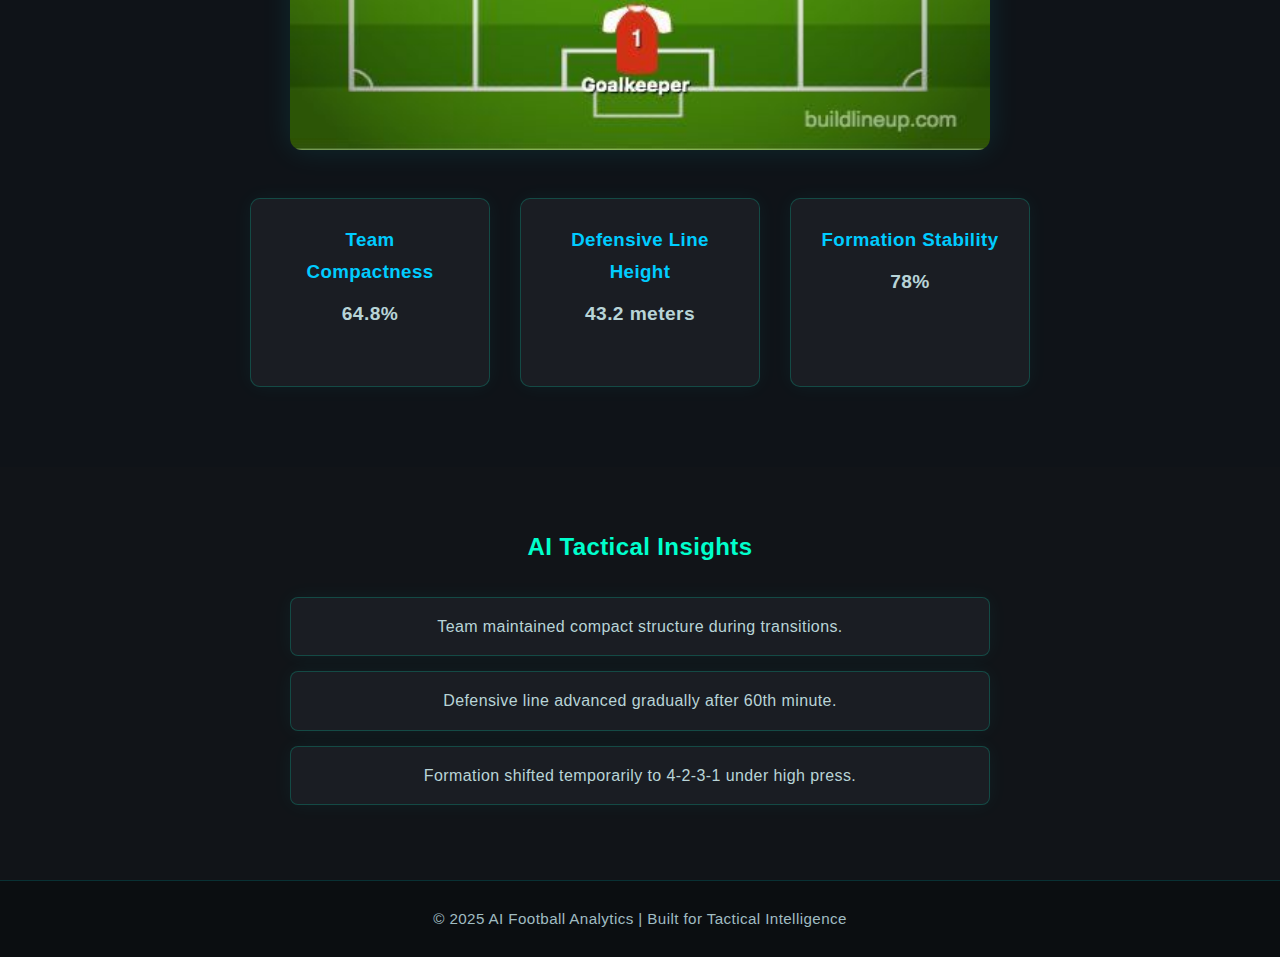
<file: frontend/tactical-shape.html>
<!DOCTYPE html>
<html lang="en">
<head>
  <meta charset="UTF-8" />
  <meta name="viewport" content="width=device-width, initial-scale=1.0" />
  <title>Tactical Shape Analysis | AI Football Analytics</title>

  <link rel="stylesheet" href="css/style.css" />
  <link rel="stylesheet" href="https://unpkg.com/aos@2.3.1/dist/aos.css" />
</head>

<body>
  <!-- ===============================
       NAVBAR
       =============================== -->
  <header class="navbar">
    <div class="logo">AI Football</div>
    <nav>
      <ul>
        <li><a href="index.html">Home</a></li>
        <li><a href="about.html">About</a></li>
        <li><a href="services.html">Services</a></li>
        <li><a href="matches.html">Matches</a></li>
        <li><a href="match-analysis.html">Analysis Hub</a></li>
        <li><a href="contact.html">Contact</a></li>
      </ul>
    </nav>
    <a href="match-analysis.html" class="cta-btn">Back</a>
  </header>

  <!-- ===============================
       PAGE HEADER
       =============================== -->
  <section class="analysis-header">
    <h1>Dynamic Tactical Shape Analysis</h1>
    <p>
      Understand how formations evolve during play. Our AI model calculates team compactness,
      defensive line height, and positional fluidity across the match.
    </p>
  </section>

  <!-- ===============================
       MATCH INFO SECTION
       =============================== -->
  <section class="match-summary">
    <div class="summary-card" data-aos="fade-up">
      <h2>Match Summary</h2>
      <p><strong>Teams:</strong> Barcelona vs Real Madrid</p>
      <p><strong>Date:</strong> Nov 2, 2023</p>
      <p><strong>Venue:</strong> Camp Nou</p>
      <p><strong>Final Score:</strong> 1 - 1</p>
    </div>
  </section>

  <!-- ===============================
       FORMATION VISUALIZATION SECTION
       =============================== -->
  <section class="formation-section">
    <h2>Detected Formation Shape</h2>
    <p>Formation detected: <strong>4-3-3</strong></p>

    <div class="formation-diagram">
      <img src="../assets/formation-demo.jpg" alt="Team Formation Diagram" />

    </div>

    <div class="metrics-grid">
      <div class="metric-card">
        <h3>Team Compactness</h3>
        <p>64.8%</p>
      </div>
      <div class="metric-card">
        <h3>Defensive Line Height</h3>
        <p>43.2 meters</p>
      </div>
      <div class="metric-card">
        <h3>Formation Stability</h3>
        <p>78%</p>
      </div>
    </div>
  </section>

  <!-- ===============================
       INSIGHTS SECTION
       =============================== -->
  <section class="insights-section">
    <h2>AI Tactical Insights</h2>
    <ul>
      <li>Team maintained compact structure during transitions.</li>
      <li>Defensive line advanced gradually after 60th minute.</li>
      <li>Formation shifted temporarily to 4-2-3-1 under high press.</li>
    </ul>
  </section>

  <!-- ===============================
       FOOTER
       =============================== -->
  <footer>
    <p>© 2025 AI Football Analytics | Built for Tactical Intelligence</p>
  </footer>

  <!-- AOS Animation -->
  <script src="https://unpkg.com/aos@2.3.1/dist/aos.js"></script>
  <script>
    AOS.init({
      duration: 1000,
      once: true
    });
  </script>
</body>
</html>
</file>
<file: frontend/css/style.css>
/* ---------------------------------------------------
   GLOBAL RESET & BASE
--------------------------------------------------- */
* {
  margin: 0;
  padding: 0;
  box-sizing: border-box;
  font-family: 'Poppins', sans-serif;
}

html {
  scroll-behavior: smooth;
}

body {
  background: #0b0e12; /* dark grey-black */
  color: #e9f4ff; /* soft white */
  line-height: 1.7;
  letter-spacing: 0.4px;
  padding-top: 80px; /* space for navbar */
  min-height: 100vh;
  display: flex;
  flex-direction: column;
}

/* ---------------------------------------------------
   NAVBAR
--------------------------------------------------- */
.navbar {
  position: fixed;
  top: 0;
  left: 0;
  width: 100%;
  height: 70px;
  display: flex;
  justify-content: space-between;
  align-items: center;
  padding: 0 60px;
  background: rgba(10, 15, 20, 0.9);
  backdrop-filter: blur(10px);
  border-bottom: 1px solid rgba(0, 255, 204, 0.2);
  z-index: 1000;
  transition: all 0.3s ease;
}

.navbar.scrolled {
  background: rgba(10, 10, 15, 0.95);
  box-shadow: 0 2px 20px rgba(0, 255, 255, 0.15);
}

.logo {
  font-size: 1.6rem;
  font-weight: 700;
  color: #00ffcc;
  letter-spacing: 1px;
}

.navbar nav ul {
  display: flex;
  align-items: center;
  list-style: none;
  gap: 35px;
}

.navbar nav ul li a {
  color: #e9f4ff;
  text-decoration: none;
  font-weight: 500;
  font-size: 1rem;
  position: relative;
  transition: color 0.3s ease;
}

.navbar nav ul li a:hover,
.navbar nav ul li a.active {
  color: #00ccff;
}

/* Underline hover effect */
.navbar nav ul li a::after {
  content: "";
  position: absolute;
  left: 0;
  bottom: -6px;
  width: 0%;
  height: 2px;
  background: linear-gradient(90deg, #00ffcc, #007bff);
  transition: width 0.3s ease;
}
.navbar nav ul li a:hover::after {
  width: 100%;
}

/* CTA Button - Try Demo */
.cta-btn {
  background: linear-gradient(90deg, #00ffcc, #00ccff);
  padding: 4px 24px;
  border-radius: 6px;
  color:black;
  text-decoration: none;
  font-weight: 600;
  letter-spacing: 0.5px;
  transition: all 0.3s ease;
  height: 35px;
}
.cta-btn:hover {
  transform: scale(1.07);
  box-shadow: 0 0 18px #09687f;
}

/* ---------------------------------------------------
   HERO SECTION
--------------------------------------------------- */
.hero {
  position: relative;
  height: 100vh;
  display: flex;
  align-items: center;
  justify-content: center;
  text-align: center;
  overflow: hidden;
}

.hero video {
  position: absolute;
  width: 100%;
  height: 100%;
  object-fit: cover;
  top: 0;
  left: 0;
  z-index: -1;
  opacity: 0.6;
}

.hero::before {
  content: "";
  position: absolute;
  width: 100%;
  height: 100%;
  background: rgba(0, 0, 0, 0.65);
  z-index: -1;
}

.hero .content {
  max-width: 800px;
  padding: 40px;
}

.hero h1 {
  font-size: 3.2rem;
  color: #00ffcc;
  margin-bottom: 25px;
  letter-spacing: 1px;
}

.hero p {
  color: #c1d6d9;
  font-size: 1.2rem;
  margin-bottom: 40px;
}

.btn-primary {
  background: linear-gradient(90deg, #00ffcc, #00ccff);
  color: #0b0e12;
  padding: 14px 36px;
  border-radius: 6px;
  text-decoration: none;
  font-weight: 600;
  letter-spacing: 0.8px;
  transition: all 0.3s ease;
}
.btn-primary:hover {
  transform: translateY(-4px) scale(1.05);
  box-shadow: 0 0 20px rgba(0, 255, 255, 0.6);
}

/* ---------------------------------------------------
   FEATURES SECTION
--------------------------------------------------- */
.features {
  padding: 100px 60px;
  background: #111418;
  display: flex;
  flex-wrap: wrap;
  justify-content: center;
  gap: 50px;
}

.section-title {
  width: 100%;
  text-align: center;
  color: #00ffcc;
  font-size: 2.2rem;
  margin-bottom: 15px;
  letter-spacing: 1px;
}

.section-subtitle {
  width: 100%;
  text-align: center;
  color: #b8d4d7;
  font-size: 1.1rem;
  margin-bottom: 60px;
}

.feature-card {
  background: #1a1d23;
  border: 1px solid rgba(0, 255, 204, 0.25);
  border-radius: 12px;
  width: 320px;
  padding: 40px 25px;
  text-align: center;
  color: #e9f4ff;
  box-shadow: 0 0 25px rgba(0, 255, 255, 0.05);
  transition: all 0.3s ease;
}

.feature-card:hover {
  transform: translateY(-10px);
  border-color: #00ccff;
  box-shadow: 0 0 25px rgba(0, 255, 255, 0.2);
}

.feature-card h3 {
  color: #00ccff;
  margin-bottom: 15px;
  font-size: 1.3rem;
  letter-spacing: 0.5px;
}

.feature-card p {
  color: #b8d4d7;
  margin-bottom: 25px;
  font-size: 0.95rem;
  letter-spacing: 0.3px;
}

.btn-outline {
  display: inline-block;
  padding: 10px 22px;
  border: 2px solid #00ffcc;
  color: #00ffcc;
  border-radius: 6px;
  text-decoration: none;
  font-weight: 600;
  letter-spacing: 0.6px;
  transition: all 0.3s ease;
}
.btn-outline:hover {
  background: linear-gradient(90deg, #00ffcc, #00ccff);
  color: #0b0e12;
  transform: scale(1.07);
  box-shadow: 0 0 15px #00ccff;
}

/* ---------------------------------------------------
   ABOUT PAGE (Updated to match project blueprint)
--------------------------------------------------- */
.about-section {
  padding: 140px 60px;
  background: #0b0e12; /* darker tone for consistency with homepage */
  color: #e9f4ff;
  display: flex;
  justify-content: center;
  align-items: center;
  flex-wrap: wrap;
  gap: 80px;
  max-width: 1200px;
  margin: auto;
}

/* -------- TEXT SIDE -------- */
.about-text {
  flex: 1 1 500px;
  text-align: left;
}

.about-text h1 {
  font-size: 2.6rem;
  color: #00ffcc;
  margin-bottom: 25px;
  letter-spacing: 1px;
}

.about-text p {
  color: #b8d4d7;
  margin-bottom: 25px;
  font-size: 1.1rem;
  line-height: 1.8;
  letter-spacing: 0.4px;
}

.about-text strong {
  color: #00ccff; /* highlight key terms like "Dynamic Tactical Shape" */
}

.about-text .btn-primary {
  display: inline-block;
  margin-top: 15px;
  background: linear-gradient(90deg, #00ffcc, #00ccff);
  color: #0b0e12;
  padding: 12px 28px;
  border-radius: 8px;
  text-decoration: none;
  font-weight: 600;
  letter-spacing: 0.5px;
  transition: transform 0.3s ease, box-shadow 0.3s ease;
}

.about-text .btn-primary:hover {
  transform: scale(1.05);
  box-shadow: 0 6px 25px rgba(0, 255, 204, 0.3);
}

/* -------- IMAGE SIDE -------- */
.about-image {
  flex: 1 1 420px;
  text-align: center;
}

.about-image img {
  width: 85%;
  max-width: 480px;
  border-radius: 12px;
  box-shadow: 0 0 35px rgba(0, 255, 204, 0.25);
  transition: transform 0.3s ease, box-shadow 0.3s ease;
}

.about-image img:hover {
  transform: scale(1.03);
  box-shadow: 0 0 45px rgba(0, 255, 204, 0.45);
}

/* -------- RESPONSIVE DESIGN -------- */
@media (max-width: 992px) {
  .about-section {
    flex-direction: column;
    text-align: center;
    padding: 100px 30px;
  }

  .about-text {
    text-align: center;
  }

  .about-text h1 {
    font-size: 2.2rem;
  }

  .about-image img {
    width: 90%;
    max-width: 400px;
  }
}

@media (max-width: 600px) {
  .about-text p {
    font-size: 1rem;
    line-height: 1.6;
  }
}


/* ---------------------------------------------------
   SERVICES PAGE (AI MODULES - FINAL)
--------------------------------------------------- */
.services-section {
  padding: 140px 60px;
  background: #0b0e12;               /* darker, matches homepage */
  color: #e9f4ff;
  text-align: center;
  display: flex;
  flex-direction: column;
  align-items: center;
  justify-content: center;
}

/* Title & subtitle */
.services-section h1 {
  font-size: 2.6rem;
  color: #00ffcc;
  margin-bottom: 20px;
  letter-spacing: 1px;
}

.services-section p {
  color: #b8d4d7;
  max-width: 750px;
  margin-bottom: 70px;
  font-size: 1.1rem;
  line-height: 1.8;
  letter-spacing: 0.4px;
}

/* Wrapper for all cards */
.services-wrapper {
  display: flex;
  justify-content: center;
  align-items: stretch;
  flex-wrap: wrap;
  gap: 40px;
  width: 100%;
  max-width: 1100px;
  margin: 0 auto 50px auto;
}

/* Individual card design */
.service-card {
  background: #1a1d23;
  border: 1px solid rgba(0, 255, 204, 0.25);
  border-radius: 12px;
  width: 320px;
  padding: 40px 28px;
  text-align: center;
  color: #e9f4ff;
  box-shadow: 0 0 20px rgba(0, 255, 255, 0.08);
  transition: all 0.3s ease;
}

.service-card:hover {
  transform: translateY(-10px);
  animation: glowPulse 1.5s infinite alternate;
  border-color: #00ccff;
}

/* Glow animation on hover */
@keyframes glowPulse {
  from {
    box-shadow: 0 0 12px rgba(0, 255, 255, 0.3);
  }
  to {
    box-shadow: 0 0 28px rgba(0, 255, 255, 0.7);
  }
}

/* Headings inside cards */
.service-card h3 {
  color: #00ccff;
  margin-bottom: 15px;
  font-size: 1.4rem;
  letter-spacing: 0.5px;
}

/* Paragraphs inside cards */
.service-card p {
  color: #b8d4d7;
  font-size: 1rem;
  line-height: 1.7;
}

/* Button alignment */
.services-section .btn-primary,
.services-section .btn-outline {
  display: inline-block;
  margin-top: 15px;
  padding: 12px 30px;
}

/* Responsive layout */
@media (max-width: 992px) {
  .services-wrapper {
    flex-direction: column;
    align-items: center;
  }
  .service-card {
    width: 85%;
  }
}

/* Optional subtle fade-in on scroll */
[data-aos="fade-up"] {
  opacity: 0;
  transform: translateY(40px);
  transition: all 0.6s ease;
}
[data-aos="fade-up"].aos-animate {
  opacity: 1;
  transform: translateY(0);
}



/* ---------------------------------------------------
   FOOTER
--------------------------------------------------- */
footer {
  background: #0b0e11;
  color: #a0bcc2;
  text-align: center;
  padding: 25px 0;
  font-size: 0.95rem;
  letter-spacing: 0.4px;
  border-top: 1px solid rgba(0, 255, 255, 0.15);
  margin-top: auto;
}

/* ---------------------------------------------------
   RESPONSIVE DESIGN
--------------------------------------------------- */
@media (max-width: 992px) {
  .about-container {
    flex-direction: column;
    text-align: center;
  }
  .about-image img {
    width: 100%;
  }
  .services-wrapper {
    flex-direction: column;
    align-items: center;
  }
  .service-card {
    width: 85%;
  }
}

@media (max-width: 768px) {
  .navbar {
    padding: 0 25px;
  }
  .navbar nav ul {
    display: none;
    flex-direction: column;
    background: rgba(10, 10, 10, 0.95);
    position: absolute;
    top: 70px;
    right: 0;
    width: 200px;
    border-left: 2px solid #00ffcc;
  }
  .navbar nav ul.show {
    display: flex;
  }
  .features {
    padding: 60px 30px;
  }
  .feature-card {
    width: 90%;
  }
  .hero h1 {
    font-size: 2.2rem;
  }
  .btn-primary,
  .cta-btn {
    padding: 10px 24px;
  }

}
.explore {
  text-align: center;
  padding: 80px 20px;
  background: #111;
  color: #fff;
}

.explore h2 {
  font-size: 2em;
  color: #00ffcc;
  margin-bottom: 10px;
}

.explore p {
  margin-bottom: 20px;
  font-size: 1.1em;
}

.explore .btn-primary {
  background: linear-gradient(90deg, #00ffcc, #00ccff);
  color: #000;
  padding: 15px 30px;
  border-radius: 8px;
  text-decoration: none;
}

/* ---------------------------------------------------
   MATCHES PAGE (MATCH LIBRARY)
--------------------------------------------------- */
.matches-section {
  padding: 140px 60px;
  background: #0b0e12;
  color: #e9f4ff;
  text-align: center;
}

.matches-section .section-title {
  font-size: 2.5rem;
  color: #00ffcc;
  margin-bottom: 15px;
  letter-spacing: 0.8px;
}

.matches-section .section-subtitle {
  color: #b8d4d7;
  font-size: 1.1rem;
  margin-bottom: 70px;
}

.match-grid {
  display: flex;
  flex-wrap: wrap;
  justify-content: center;
  align-items: stretch;
  gap: 40px;
  max-width: 1200px;
  margin: auto;
}

.match-card {
  background: #1a1d23;
  border: 1px solid rgba(0, 255, 204, 0.25);
  border-radius: 12px;
  width: 320px;
  padding: 35px 25px;
  text-align: center;
  box-shadow: 0 0 25px rgba(0, 255, 255, 0.05);
  transition: all 0.3s ease;
}

.match-card:hover {
  transform: translateY(-10px);
  box-shadow: 0 0 30px rgba(0, 255, 255, 0.3);
  border-color: #00ccff;
}

.match-card h2 {
  color: #00ccff;
  margin-bottom: 15px;
  font-size: 1.4rem;
}

.match-card p {
  color: #b8d4d7;
  font-size: 1rem;
  margin-bottom: 10px;
  line-height: 1.6;
}

.match-card .btn-primary {
  margin-top: 15px;
  background: linear-gradient(90deg, #00ffcc, #00ccff);
  color: #000;
  padding: 12px 30px;
  border-radius: 8px;
  text-decoration: none;
  font-weight: 600;
  transition: transform 0.3s ease, box-shadow 0.3s ease;
}

.match-card .btn-primary:hover {
  transform: scale(1.05);
  box-shadow: 0 8px 25px rgba(0, 255, 204, 0.3);
}

/* Responsive design */
@media (max-width: 992px) {
  .match-grid {
    flex-direction: column;
    align-items: center;
  }
  .match-card {
    width: 90%;
  }
}
/* ---------------------------------------------------
   MATCH ANALYSIS PAGE
--------------------------------------------------- */
.analysis-section {
  padding: 140px 60px;
  background: #0b0e12;
  color: #e9f4ff;
  text-align: center;
}

.analysis-section .section-title {
  font-size: 2.5rem;
  color: #00ffcc;
  margin-bottom: 15px;
  letter-spacing: 1px;
}

.analysis-section .section-subtitle {
  color: #b8d4d7;
  font-size: 1.1rem;
  margin-bottom: 70px;
  max-width: 800px;
  margin-left: auto;
  margin-right: auto;
}

.analysis-container {
  display: flex;
  justify-content: center;
  align-items: stretch;
  flex-wrap: wrap;
  gap: 40px;
  max-width: 1200px;
  margin: auto;
}

/* Individual Analysis Cards */
.analysis-card {
  background: #1a1d23;
  border: 1px solid rgba(0, 255, 204, 0.25);
  border-radius: 12px;
  width: 340px;
  padding: 40px 30px;
  text-align: center;
  color: #e9f4ff;
  box-shadow: 0 0 25px rgba(0, 255, 255, 0.05);
  transition: all 0.3s ease;
}

.analysis-card:hover {
  transform: translateY(-10px);
  box-shadow: 0 0 35px rgba(0, 255, 255, 0.25);
  border-color: #00ccff;
}

/* Icon and Text */
.analysis-icon {
  font-size: 2.5rem;
  margin-bottom: 15px;
}

.analysis-card h2 {
  color: #00ccff;
  font-size: 1.4rem;
  margin-bottom: 15px;
}

.analysis-card p {
  color: #b8d4d7;
  font-size: 1rem;
  line-height: 1.7;
  margin-bottom: 25px;
}

/* Buttons */
.btn-outline {
  display: inline-block;
  padding: 10px 24px;
  border: 2px solid #00ffcc;
  color: #00ffcc;
  border-radius: 6px;
  text-decoration: none;
  font-weight: 600;
  transition: all 0.3s ease;
}
.btn-outline:hover {
  background: linear-gradient(90deg, #00ffcc, #00ccff);
  color: #0b0e12;
  transform: scale(1.07);
  box-shadow: 0 0 15px #00ccff;
}

/* Responsive Design */
@media (max-width: 992px) {
  .analysis-container {
    flex-direction: column;
    align-items: center;
    gap: 50px;
  }

  .analysis-card {
    width: 90%;
  }
}
/* ---------------------------------------------------
   TACTICAL SHAPE ANALYSIS PAGE
--------------------------------------------------- */
.analysis-header {
  background: #0b0e12;
  text-align: center;
  padding: 100px 40px 60px 40px;
  color: #e9f4ff;
}

.analysis-header h1 {
  color: #00ffcc;
  font-size: 2.6rem;
  margin-bottom: 20px;
}

.analysis-header p {
  max-width: 800px;
  margin: 0 auto;
  color: #b8d4d7;
  font-size: 1.1rem;
  line-height: 1.7;
}

/* Match Summary */
.match-summary {
  display: flex;
  justify-content: center;
  align-items: center;
  padding: 40px 20px;
  background: #111418;
}

.summary-card {
  background: #1a1d23;
  border: 1px solid rgba(0, 255, 204, 0.25);
  border-radius: 10px;
  padding: 30px 40px;
  color: #e9f4ff;
  text-align: left;
  box-shadow: 0 0 25px rgba(0, 255, 255, 0.08);
}

/* Formation Visualization */
.formation-section {
  text-align: center;
  padding: 80px 20px;
  background: #0f1318;
}

.formation-section h2 {
  color: #00ffcc;
  margin-bottom: 15px;
}

.formation-section p {
  color: #b8d4d7;
  margin-bottom: 30px;
}

.formation-diagram img {
  width: 90%;
  max-width: 700px;
  border-radius: 12px;
  box-shadow: 0 0 30px rgba(0, 255, 255, 0.1);
  margin-bottom: 40px;
}

/* Metrics Grid */
.metrics-grid {
  display: flex;
  flex-wrap: wrap;
  justify-content: center;
  gap: 30px;
}

.metric-card {
  background: #1a1d23;
  border: 1px solid rgba(0, 255, 204, 0.2);
  border-radius: 10px;
  padding: 25px 30px;
  width: 240px;
  box-shadow: 0 0 20px rgba(0, 255, 255, 0.05);
  transition: all 0.3s ease;
}

.metric-card:hover {
  transform: translateY(-8px);
  border-color: #00ccff;
  box-shadow: 0 0 25px rgba(0, 255, 255, 0.25);
}

.metric-card h3 {
  color: #00ccff;
  margin-bottom: 10px;
}

.metric-card p {
  color: #b8d4d7;
  font-size: 1.2rem;
  font-weight: 600;
}

/* Insights */
.insights-section {
  background: #111418;
  padding: 60px 20px;
  text-align: center;
}

.insights-section h2 {
  color: #00ffcc;
  margin-bottom: 30px;
}

.insights-section ul {
  list-style: none;
  max-width: 700px;
  margin: auto;
  padding: 0;
}

.insights-section li {
  background: #1a1d23;
  border: 1px solid rgba(0, 255, 204, 0.2);
  border-radius: 8px;
  padding: 15px 20px;
  margin-bottom: 15px;
  color: #b8d4d7;
  box-shadow: 0 0 20px rgba(0, 255, 255, 0.05);
  transition: transform 0.3s ease;
}

.insights-section li:hover {
  transform: scale(1.03);
  border-color: #00ccff;
  box-shadow: 0 0 25px rgba(0, 255, 255, 0.25);
}

/* Responsive */
@media (max-width: 992px) {
  .metrics-grid {
    flex-direction: column;
    align-items: center;
  }
  .metric-card {
    width: 80%;
  }
}
/* ---------------------------------------------------
   PITCH CONTROL MODELING PAGE
--------------------------------------------------- */
.heatmap-section {
  text-align: center;
  padding: 80px 20px;
  background: #0f1318;
}

.heatmap-section h2 {
  color: #00ffcc;
  margin-bottom: 15px;
}

.heatmap-section p {
  color: #b8d4d7;
  margin-bottom: 30px;
}

.heatmap-container img {
  width: 90%;
  max-width: 750px;
  border-radius: 12px;
  box-shadow: 0 0 30px rgba(0, 255, 255, 0.15);
  margin-bottom: 40px;
  transition: transform 0.3s ease;
}

.heatmap-container img:hover {
  transform: scale(1.05);
  box-shadow: 0 0 35px rgba(0, 255, 255, 0.25);
}
/* ---------------------------------------------------
   PLAYER PERFORMANCE ANALYTICS PAGE
--------------------------------------------------- */
.performance-section {
  text-align: center;
  padding: 80px 20px;
  background: #0f1318;
}

.performance-section h2 {
  color: #00ffcc;
  margin-bottom: 15px;
}

.performance-section p {
  color: #b8d4d7;
  margin-bottom: 30px;
}

.performance-container img {
  width: 90%;
  max-width: 750px;
  border-radius: 12px;
  box-shadow: 0 0 30px rgba(0, 255, 255, 0.15);
  margin-bottom: 40px;
  transition: transform 0.3s ease;
}

.performance-container img:hover {
  transform: scale(1.05);
  box-shadow: 0 0 35px rgba(0, 255, 255, 0.25);
}
/* ---------------------------------------------------
   CONTACT PAGE
--------------------------------------------------- */
.contact-section {
  background: #0f1318;
  color: #e9f4ff;
  text-align: center;
  padding: 100px 40px;
}

.contact-section h1 {
  color: #00ffcc;
  font-size: 2.5rem;
  margin-bottom: 15px;
}

.contact-section p {
  color: #b8d4d7;
  font-size: 1.1rem;
  margin-bottom: 50px;
}

.contact-container {
  display: flex;
  flex-wrap: wrap;
  justify-content: center;
  align-items: flex-start;
  gap: 60px;
  max-width: 1000px;
  margin: auto;
}

/* Form */
.contact-form {
  flex: 1 1 400px;
  background: #1a1d23;
  padding: 40px;
  border-radius: 12px;
  box-shadow: 0 0 25px rgba(0, 255, 255, 0.08);
}

.form-group {
  text-align: left;
  margin-bottom: 20px;
}

.form-group label {
  display: block;
  margin-bottom: 8px;
  color: #00ffcc;
  font-weight: 600;
}

.form-group input,
.form-group textarea {
  width: 100%;
  padding: 12px 15px;
  border: 1px solid rgba(0, 255, 204, 0.2);
  border-radius: 6px;
  outline: none;
  font-size: 1rem;
  background: #111418; /* dark input background */
  color: #e9f4ff;       /* soft white text */
  transition: all 0.3s ease;
}

.form-group input::placeholder,
.form-group textarea::placeholder {
  color: #7ba3a8; /* subtle teal-gray placeholder */
}

.form-group input:focus,
.form-group textarea:focus {
  border-color: #00ffcc;
  box-shadow: 0 0 12px rgba(0, 255, 255, 0.25);
  background: #15191e; /* slightly lighter on focus */
}


.btn-primary {
  background: linear-gradient(90deg, #00ffcc, #00ccff);
  color: #0b0e12;
  font-weight: 700;
  padding: 12px 35px;
  border: none;
  border-radius: 6px;
  cursor: pointer;
  transition: all 0.3s ease;
}

.btn-primary:hover {
  transform: scale(1.05);
  box-shadow: 0 0 20px rgba(0, 255, 255, 0.3);
}

/* Contact Info */
.contact-info {
  flex: 1 1 250px;
  background: #1a1d23;
  padding: 40px;
  border-radius: 12px;
  box-shadow: 0 0 25px rgba(0, 255, 255, 0.08);
  text-align: left;
}

.contact-info h3 {
  color: #00ffcc;
  margin-bottom: 15px;
}

.contact-info p {
  color: #b8d4d7;
  line-height: 1.7;
  font-size: 1rem;
}

/* Responsive */
@media (max-width: 992px) {
  .contact-container {
    flex-direction: column;
    align-items: center;
  }
  .contact-form,
  .contact-info {
    width: 90%;
  }
}

.auth-section {
  padding: 120px 20px;
  max-width: 450px;
  margin: auto;
  text-align: center;
}

.auth-section input {
  width: 100%;
  padding: 12px;
  margin: 10px 0;
  border-radius: 6px;
  border: 1px solid rgba(0, 255, 204, 0.25);
  background: #111418;
  color: white;
  font-size: 1rem;
}

.auth-section button {
  width: 100%;
  margin-top: 12px;
}


/* ---------------------------------------------------
   LOGIN & SIGNUP PAGE STYLING
--------------------------------------------------- */

.auth-container {
  width: 100%;
  max-width: 400px;
  margin: 140px auto 40px auto;
  background: #111418;
  padding: 40px;
  border-radius: 12px;
  box-shadow: 0 0 35px rgba(0, 255, 255, 0.12);
  text-align: center;
  border: 1px solid rgba(0, 255, 204, 0.25);
}

.auth-container h1 {
  margin-bottom: 25px;
  color: #00ffcc;
  font-size: 1.9rem;
  letter-spacing: 0.7px;
}

.auth-container form input {
  width: 100%;
  padding: 12px 15px;
  background: #0d1014;
  border: 1px solid rgba(0, 255, 204, 0.2);
  border-radius: 6px;
  color: #e9f4ff;
  font-size: 1rem;
  margin-bottom: 18px;
  outline: none;
  transition: all 0.3s ease;
}

.auth-container form input:focus {
  border-color: #00ffcc;
  box-shadow: 0 0 12px rgba(0, 255, 255, 0.25);
}

.auth-container button {
  width: 100%;
  padding: 12px;
  background: linear-gradient(90deg, #00ffcc, #00ccff);
  border: none;
  border-radius: 6px;
  font-size: 1.05rem;
  font-weight: 600;
  cursor: pointer;
  color: #0b0e12;
  transition: all 0.3s ease;
}

.auth-container button:hover {
  transform: scale(1.05);
  box-shadow: 0 0 20px rgba(0, 255, 255, 0.35);
}

.auth-link {
  margin-top: 16px;
  color: #b8d4d7;
  font-size: 0.95rem;
}

.auth-link a {
  color: #00ccff;
  font-weight: 600;
  text-decoration: underline;
}

/* Responsive */
@media (max-width: 500px) {
  .auth-container {
    width: 90%;
    padding: 30px;
  }
}
.logout-btn {
  background: linear-gradient(90deg, #00ffcc, #00ccff);
  padding: 4px 24px;
  border: none;
  border-radius: 6px;
  color:black;
  font-weight: 600;
  cursor: pointer;
  transition: all 0.3s ease;
  height: 35px;
}

.logout-btn:hover {
  transform: scale(1.07);
  box-shadow: 0 0 18px #09687f;
}

#msgBox {
  display: none;
  transition: 0.3s ease-in-out;
  margin: 70px;
}

#msgBox {
  display: none;
  position: fixed;
  top: 50%;
  left: 46%;
  transform: translate(-50%, -50%);
margin-top: 120px;
  background: rgba(255, 96, 96, 0.92); /* soft neon red for error */
  color: white;
  padding: 12px 22px;
  border-radius: 8px;
  font-size: 14px;
  font-weight: bold;
  z-index: 999999;

  width: fit-content;
  max-width: 280px;  /* small size */
  text-align: center;
  animation: fadein 0.25s ease-out;
}

@keyframes fadein {
  from { opacity: 0; transform: translate(-50%, -46%); }
  to   { opacity: 1; transform: translate(-50%, -50%); }
}

.graph {
  width: 85%;
  display: block;
  margin: 25px auto;
  border-radius: 12px;
  box-shadow: 0 0 12px rgba(0, 255, 180, 0.4);
}

.run-model-btn {
  background: linear-gradient(90deg, #00f2ff, #00ffbf);
  color: #002b29;
  font-size: 20px;
  font-weight: 700;
  border: none;
  padding: 16px 34px;
  border-radius: 14px;
  cursor: pointer;
  transition: 0.25s;
  box-shadow: 0 0 12px rgba(0, 255, 200, 0.5);
}

.run-model-btn:hover {
  transform: scale(1.06);
  box-shadow: 0 0 16px rgba(0, 255, 200, 0.85);
}

.run-model-btn:disabled {
  opacity: 0.5;
  cursor: not-allowed;
}
.output-container img {
  width: 90%;
  max-width: 820px;
  margin: 18px auto;
  display: block;
  border-radius: 12px;
  box-shadow: 0 0 20px rgba(0, 255, 200, 0.18);
}
</file>
